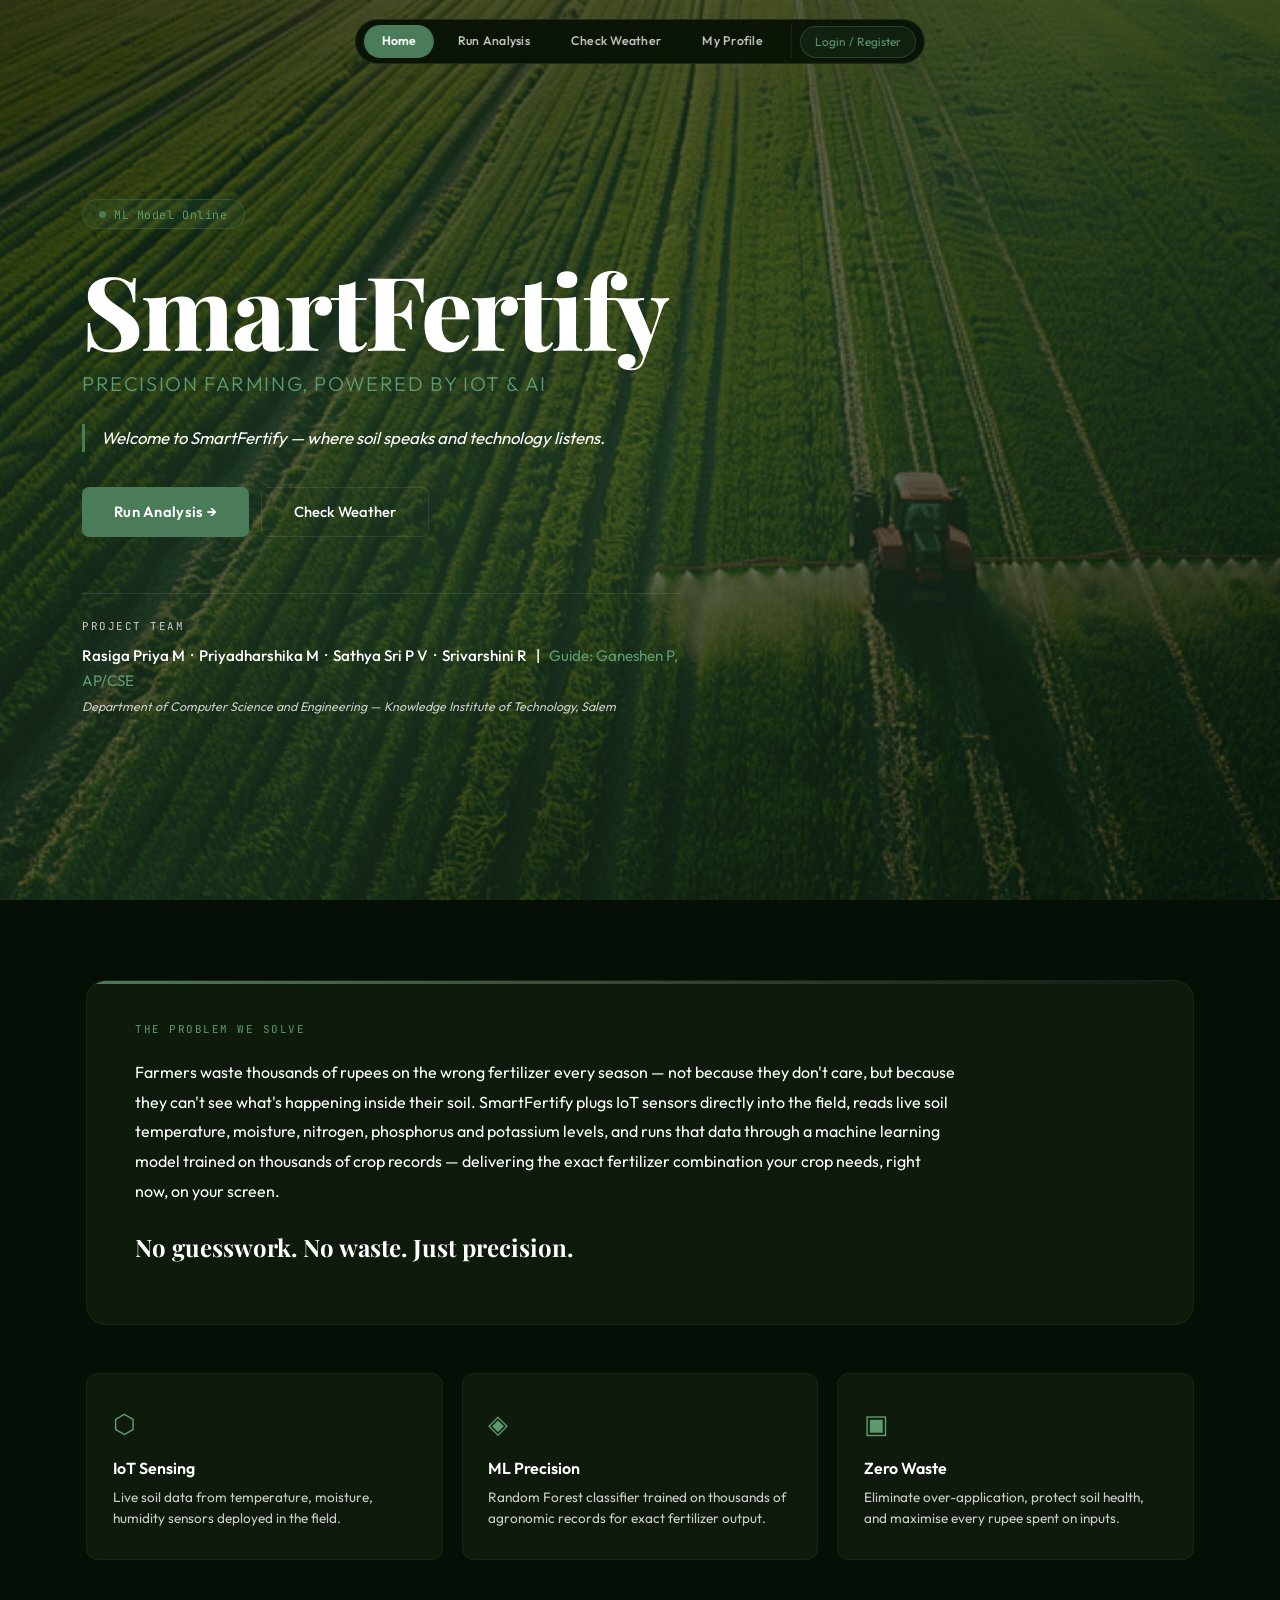
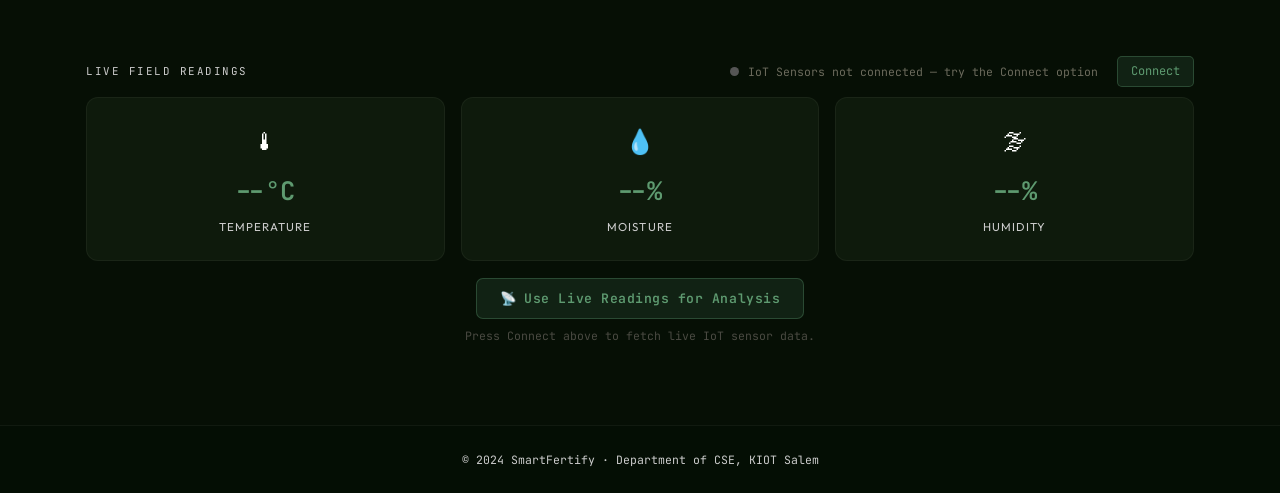
<file: index.html>
<!DOCTYPE html>
<html lang="en">
<head>
    <meta charset="UTF-8">
    <meta name="viewport" content="width=device-width, initial-scale=1.0">
    <title>SmartFertify — Precision Farming</title>
    <link href="https://cdn.jsdelivr.net/npm/bootstrap@5.3.0/dist/css/bootstrap.min.css" rel="stylesheet">
    <link rel="stylesheet" href="styles.css">
    <script src="auth.js"></script>
</head>
<body>

    <!-- ── Floating Nav Buttons ────────────────────────────── -->
    <div class="float-nav">
        <button class="float-nav-btn active" data-target="home" onclick="showPage('home')">Home</button>
        <button class="float-nav-btn" data-target="analysis" onclick="showPage('analysis')">Run Analysis</button>
        <button class="float-nav-btn" data-target="weather" onclick="showPage('weather')">Check Weather</button>
        <button class="float-nav-btn" data-target="profile" onclick="showPage('profile')" id="profileNavBtn">My Profile</button>
        <div id="authNavArea" class="auth-nav-area"></div>
    </div>

    <!-- ══════════════════════════════════════════════════════
         PAGE 1 — HOME
    ══════════════════════════════════════════════════════ -->
    <div id="page-home" class="page active">

        <!-- Hero Section -->
        <section class="hero-section">
            <div class="hero-overlay"></div>
            <div class="hero-content container">
                <div class="hero-badge">
                    <span class="pulse-dot"></span>
                    ML Model Online
                </div>
                <h1 class="hero-title">SmartFertify</h1>
                <p class="hero-sub">Precision Farming, Powered by IoT &amp; AI</p>
                <p class="hero-welcome">
                    Welcome to SmartFertify — where soil speaks and technology listens.
                </p>
                <div class="hero-cta-group">
                    <button class="btn-hero-primary" onclick="showPage('analysis')">Run Analysis →</button>
                    <button class="btn-hero-secondary" onclick="showPage('weather')">Check Weather</button>
                </div>

                <!-- Team Block -->
                <div class="team-block">
                    <p class="team-label">Project Team</p>
                    <p class="team-names">Rasiga Priya M &nbsp;·&nbsp; Priyadharshika M &nbsp;·&nbsp; Sathya Sri P V &nbsp;·&nbsp; Srivarshini R &nbsp;&nbsp;|&nbsp;&nbsp; <span style="color:var(--accent-light);font-weight:400;">Guide: Ganeshen P, AP/CSE</span></p>
                    <p class="team-dept">Department of Computer Science and Engineering — Knowledge Institute of Technology, Salem</p>
                </div>
            </div>
        </section>

        <!-- Project Idea Section -->
        <section class="idea-section container">
            <div class="idea-card">
                <div class="idea-tag">The Problem We Solve</div>
                <p class="idea-text">
                    Farmers waste thousands of rupees on the wrong fertilizer every season — not because they don't care, but because they can't see what's happening inside their soil. SmartFertify plugs IoT sensors directly into the field, reads live soil temperature, moisture, nitrogen, phosphorus and potassium levels, and runs that data through a machine learning model trained on thousands of crop records — delivering the exact fertilizer combination your crop needs, right now, on your screen.
                </p>
                <p class="idea-punch">No guesswork. No waste. Just precision.</p>
            </div>

            <!-- Three value pillars -->
            <div class="pillar-row">
                <div class="pillar-card">
                    <div class="pillar-icon">⬡</div>
                    <h4>IoT Sensing</h4>
                    <p>Live soil data from temperature, moisture, humidity sensors deployed in the field.</p>
                </div>
                <div class="pillar-card">
                    <div class="pillar-icon">◈</div>
                    <h4>ML Precision</h4>
                    <p>Random Forest classifier trained on thousands of agronomic records for exact fertilizer output.</p>
                </div>
                <div class="pillar-card">
                    <div class="pillar-icon">▣</div>
                    <h4>Zero Waste</h4>
                    <p>Eliminate over-application, protect soil health, and maximise every rupee spent on inputs.</p>
                </div>
            </div>
        </section>

        <!-- ── Live Blynk Sensor Strip ──────────────────────────── -->
        <section class="sensor-strip container">
            <!-- Header row with status indicator + Connect/Disconnect -->
            <div style="display:flex;align-items:center;justify-content:space-between;flex-wrap:wrap;gap:0.5rem;margin-bottom:0.6rem;">
                <p class="sensor-strip-label" style="margin:0;cursor:default;user-select:none;" ondblclick="blynkBackupMode()">Live Field Readings</p>
                <div style="display:flex;align-items:center;gap:0.6rem;flex-wrap:wrap;">
                    <span id="blynkStatusDot" style="display:inline-block;width:9px;height:9px;border-radius:50%;background:#555;transition:background 0.4s;flex-shrink:0;"></span>
                    <span id="blynkStatusText" style="font-family:var(--font-mono,monospace);font-size:0.72rem;color:#6b6a5c;">IoT Sensors not connected — try the Connect option</span>
                    <span id="blynkLastFetchText" style="font-family:var(--font-mono,monospace);font-size:0.68rem;color:#4a4a42;"></span>
                    <!-- Connect button (shown when disconnected) -->
                    <button id="blynkConnectBtn" onclick="blynkConnect()"
                        style="background:rgba(74,124,89,0.18);border:1px solid rgba(74,124,89,0.45);color:#5e9a70;padding:0.3rem 0.8rem;border-radius:5px;font-size:0.75rem;font-family:var(--font-mono,monospace);cursor:pointer;transition:background 0.2s;"
                        onmouseover="this.style.background='rgba(74,124,89,0.30)'"
                        onmouseout="this.style.background='rgba(74,124,89,0.18)'">
                        Connect
                    </button>
                    <!-- Disconnect button (shown when connected) -->
                    <button id="blynkDisconnectBtn" onclick="blynkDisconnect()"
                        style="display:none;background:rgba(224,128,128,0.12);border:1px solid rgba(224,128,128,0.35);color:#e08080;padding:0.3rem 0.8rem;border-radius:5px;font-size:0.75rem;font-family:var(--font-mono,monospace);cursor:pointer;transition:background 0.2s;"
                        onmouseover="this.style.background='rgba(224,128,128,0.25)'"
                        onmouseout="this.style.background='rgba(224,128,128,0.12)'">
                        Disconnect
                    </button>
                </div>
            </div>

            <!-- Sensor cards -->
            <div class="sensor-strip-row">
                <div class="sensor-strip-card">
                    <span class="sensor-strip-icon">🌡</span>
                    <div class="sensor-strip-val" id="homeTemp">--°C</div>
                    <div class="sensor-strip-name">Temperature</div>
                </div>
                <div class="sensor-strip-card">
                    <span class="sensor-strip-icon">💧</span>
                    <div class="sensor-strip-val" id="homeMoist">--%</div>
                    <div class="sensor-strip-name">Moisture</div>
                </div>
                <div class="sensor-strip-card">
                    <span class="sensor-strip-icon">🌫</span>
                    <div class="sensor-strip-val" id="homeHumid">--%</div>
                    <div class="sensor-strip-name">Humidity</div>
                </div>
            </div>

            <!-- Use Live Readings CTA -->
            <div style="text-align:center;margin-top:1.1rem;">
                <button
                    id="useLiveReadingsBtn"
                    onclick="useLiveReadingsForAnalysis()"
                    style="
                        display:inline-flex;align-items:center;gap:0.5rem;
                        background:rgba(74,124,89,0.18);
                        border:1px solid rgba(74,124,89,0.45);
                        color:#5e9a70;
                        padding:0.55rem 1.4rem;
                        border-radius:7px;
                        font-family:var(--font-mono,monospace);
                        font-size:0.82rem;
                        font-weight:600;
                        letter-spacing:0.04em;
                        cursor:pointer;
                        transition:all 0.2s;
                    "
                    onmouseover="this.style.background='rgba(74,124,89,0.30)'"
                    onmouseout="this.style.background='rgba(74,124,89,0.18)'"
                    disabled
                >
                    <span>📡</span> Use Live Readings for Analysis
                </button>
                <p id="useLiveHint" style="font-size:0.72rem;color:#4a4a42;font-family:var(--font-mono,monospace);margin-top:0.4rem;">
                    Press Connect above to fetch live IoT sensor data.
                </p>
            </div>
        </section>

        <footer class="site-footer">
            <p>© 2024 SmartFertify · Department of CSE, KIOT Salem</p>
        </footer>
    </div>


    <!-- ══════════════════════════════════════════════════════
         PAGE 2 — ANALYSIS
    ══════════════════════════════════════════════════════ -->
    <div id="page-analysis" class="page">
        <div class="page-inner container">

            <div class="page-header">
                <button class="back-btn" onclick="showPage('home')">← Back</button>
                <h2 class="page-title">Run Analysis</h2>
                <p class="page-subtitle">Enter field parameters and get your precise fertilizer recommendation.</p>
            </div>

            <!-- Blynk IoT Status Banner (always shown on analysis page) -->
            <!-- Removed separate error banner — merged into main banner above -->

            <!-- Calculator Card -->
            <div class="sf-card">
                <div class="sf-card-header">Input Parameters</div>
                <div class="sf-card-body">
                    <form id="fertilizerForm">
                        <div class="row">
                            <div class="col-md-6 mb-3">
                                <label class="sf-label">Crop Type</label>
                                <select class="sf-select" id="cropType" required>
                                    <option value="">Select Crop</option>
                                    <option value="wheat">Wheat</option>
                                    <option value="rice">Rice</option>
                                    <option value="corn">Corn</option>
                                    <option value="soybean">Soybean</option>
                                </select>
                            </div>
                            <div class="col-md-6 mb-3">
                                <label class="sf-label">Soil Type</label>
                                <select class="sf-select" id="soilType" required>
                                    <option value="">Select Soil Type</option>
                                    <option value="clay">Clay</option>
                                    <option value="sandy">Sandy</option>
                                    <option value="loamy">Loamy</option>
                                </select>
                            </div>
                        </div>
                        <div class="row">
                            <div class="col-md-6 mb-3">
                                <label class="sf-label">Area (acres)</label>
                                <input type="number" class="sf-input" id="area" placeholder="e.g. 5" required>
                            </div>
                            <div class="col-md-6 mb-3">
                                <label class="sf-label">Budget (₹)</label>
                                <input type="number" class="sf-input" id="budget" placeholder="e.g. 50000" required>
                                <div class="sf-hint">Total budget in Indian rupees</div>
                            </div>
                        </div>
                        <div class="row">
                            <div class="col-md-4 mb-3">
                                <label class="sf-label">
                                    Temperature (°C)
                                    <span id="tempIotBadge" style="display:none;font-size:0.65rem;background:rgba(74,124,89,0.2);color:#5e9a70;padding:1px 6px;border-radius:4px;margin-left:4px;font-family:var(--font-mono,monospace);">IoT</span>
                                </label>
                                <input type="number" class="sf-input" id="temperature" placeholder="e.g. 25.4" step="0.01" required>
                            </div>
                            <div class="col-md-4 mb-3">
                                <label class="sf-label">
                                    Soil Moisture (%)
                                    <span id="moistIotBadge" style="display:none;font-size:0.65rem;background:rgba(74,124,89,0.2);color:#5e9a70;padding:1px 6px;border-radius:4px;margin-left:4px;font-family:var(--font-mono,monospace);">IoT</span>
                                </label>
                                <input type="number" class="sf-input" id="soilMoisture" placeholder="e.g. 65.3" step="0.01" min="0" max="100" required>
                                <div class="sf-hint">Enter value between 0–100</div>
                            </div>
                            <div class="col-md-4 mb-3">
                                <label class="sf-label">
                                    Soil Humidity (%)
                                    <span id="humidIotBadge" style="display:none;font-size:0.65rem;background:rgba(74,124,89,0.2);color:#5e9a70;padding:1px 6px;border-radius:4px;margin-left:4px;font-family:var(--font-mono,monospace);">IoT</span>
                                </label>
                                <input type="number" class="sf-input" id="soilHumidity" placeholder="e.g. 72.1" step="0.01" min="0" max="100" required>
                                <div class="sf-hint">Air humidity over soil (0–100)</div>
                            </div>
                        </div>
                        <button type="submit" class="sf-submit-btn mt-2">Run Analysis →</button>
                    </form>
                </div>
            </div>

            <!-- Results Section -->
            <div id="results" class="mt-4" style="display:none;">

                <!-- Card 1: Agronomic Need -->
                <div class="sf-card mb-3">
                    <div class="sf-card-header">
                        🌱 Agronomic Requirement
                        <span class="sf-card-header-sub">What your soil actually needs</span>
                    </div>
                    <div class="sf-card-body">
                        <div id="agronomicResults"></div>
                    </div>
                </div>

                <!-- Card 2: Budget Plan -->
                <div class="sf-card" id="budgetCard" style="display:none;">
                    <div class="sf-card-header">
                        💰 Budget Plan
                        <span class="sf-card-header-sub">What you can buy with your ₹ budget</span>
                    </div>
                    <div class="sf-card-body">
                        <div id="budgetResults"></div>
                    </div>
                </div>

            </div>

        </div>

        <footer class="site-footer">
            <p>© 2024 SmartFertify · Department of CSE, KIOT Salem</p>
        </footer>
    </div>


    <!-- ══════════════════════════════════════════════════════
         PAGE 3 — WEATHER
    ══════════════════════════════════════════════════════ -->
    <div id="page-weather" class="page">
        <div class="page-inner container">

            <div class="page-header">
                <button class="back-btn" onclick="showPage('home')">← Back</button>
                <h2 class="page-title">Check Weather</h2>
                <p class="page-subtitle">Select your location to get current weather and a 5-day forecast.</p>
            </div>

            <div class="sf-card">
                <div class="sf-card-header">Location</div>
                <div class="sf-card-body">
                    <div class="row">
                        <div class="col-md-4 mb-3">
                            <label class="sf-label">Country</label>
                            <select class="sf-select" id="countrySelect">
                                <option value="">Select a country</option>
                            </select>
                        </div>
                        <div class="col-md-4 mb-3">
                            <label class="sf-label">State / Province</label>
                            <select class="sf-select" id="stateSelect" disabled>
                                <option value="">First select a country</option>
                            </select>
                        </div>
                        <div class="col-md-4 mb-3">
                            <label class="sf-label">City</label>
                            <select class="sf-select" id="citySelect" disabled>
                                <option value="">First select a state</option>
                            </select>
                        </div>
                    </div>
                    <button class="sf-submit-btn" id="searchWeather">Get Weather →</button>
                </div>
            </div>

            <div class="row mt-2" id="weatherForecast"></div>

        </div>

        <footer class="site-footer">
            <p>© 2024 SmartFertify · Department of CSE, KIOT Salem</p>
        </footer>
    </div>


    <!-- ══════════════════════════════════════════════════════
         PAGE 4 — PROFILE
    ══════════════════════════════════════════════════════ -->
    <div id="page-profile" class="page">
        <div class="page-inner container">

            <div class="page-header">
                <button class="back-btn" onclick="showPage('home')">← Back</button>
                <h2 class="page-title">My Profile</h2>
                <p class="page-subtitle">Your account details and analysis history.</p>
            </div>

            <!-- Not logged in state -->
            <div id="profileLoginPrompt" style="display:none;">
                <div class="sf-card">
                    <div class="sf-card-body" style="text-align:center;padding:3rem 1rem;">
                        <div style="font-size:3rem;margin-bottom:1rem;">🌱</div>
                        <p style="color:var(--linen);font-size:1.1rem;font-weight:600;margin-bottom:0.5rem;">You are not logged in</p>
                        <p style="color:var(--text-muted);font-size:0.88rem;margin-bottom:1.5rem;">Login or register to save your analysis history and access your profile.</p>
                        <a href="auth.html" class="sf-submit-btn" style="text-decoration:none;display:inline-block;">Login / Register →</a>
                    </div>
                </div>
            </div>

            <!-- Logged in state -->
            <div id="profileContent" style="display:none;">

                <!-- Profile Header Card -->
                <div class="sf-card mb-3" style="background:linear-gradient(135deg,rgba(74,124,89,0.12) 0%,rgba(57,70,49,0.08) 100%);border-color:rgba(74,124,89,0.25);">
                    <div class="sf-card-body">
                        <div class="profile-header-row">
                            <div class="profile-avatar-lg" id="profileAvatar">👤</div>
                            <div class="profile-info">
                                <div class="profile-name" id="profileName">—</div>
                                <div class="profile-email" id="profileEmail">—</div>
                                <div class="profile-joined" id="profileJoined"></div>
                            </div>
                            <button class="profile-logout-btn" onclick="doProfileLogout()">Logout</button>
                        </div>
                    </div>
                </div>

                <!-- Stats Row -->
                <div class="profile-stat-row">
                    <div class="profile-stat-card">
                        <div class="profile-stat-val" id="statTotal">—</div>
                        <div class="profile-stat-label">Total Analyses</div>
                    </div>
                    <div class="profile-stat-card">
                        <div class="profile-stat-val" id="statCrop">—</div>
                        <div class="profile-stat-label">Most Analysed Crop</div>
                    </div>
                    <div class="profile-stat-card">
                        <div class="profile-stat-val" id="statFert">—</div>
                        <div class="profile-stat-label">Top Recommendation</div>
                    </div>
                </div>

                <!-- History Section -->
                <div class="profile-section-title">Analysis History</div>
                <div id="profileHistoryContainer">
                    <div class="profile-loading">
                        <div class="profile-spinner"></div>
                        <div>Loading your analysis history…</div>
                    </div>
                </div>

            </div>

        </div>

        <footer class="site-footer">
            <p>© 2024 SmartFertify · Department of CSE, KIOT Salem</p>
        </footer>
    </div>

    <script src="https://cdn.jsdelivr.net/npm/bootstrap@5.3.0/dist/js/bootstrap.bundle.min.js"></script>
    <script src="dashboard.js"></script>
    <script src="script.js"></script>

    <script>

    // ════════════════════════════════════════════════════════
    // BLYNK IoT INTEGRATION — Manual Connect / Disconnect
    // ════════════════════════════════════════════════════════
    let _blynkLatest       = null;   // last successful fetch payload
    let _blynkConnected    = false;  // true after user presses Connect
    let _blynkPendingFill  = false;  // user clicked "Use Live Readings" before data arrived
    let _blynkPollTimer    = null;   // setInterval handle

    // ── Public: called by Connect button ─────────────────────
    async function blynkConnect() {
        _setBlynkUI('connecting');
        const ok = await fetchBlynkSensors();
        if (ok) {
            _blynkConnected = true;
            _blynkPollTimer = setInterval(fetchBlynkSensors, 15000);
        }
    }

    // ── Public: called by Disconnect button ──────────────────
    function blynkDisconnect() {
        _backupMode     = false;
        _blynkConnected = false;
        _blynkLatest    = null;
        if (_blynkPollTimer) { clearInterval(_blynkPollTimer); _blynkPollTimer = null; }
        _setBlynkUI('disconnected');
        // Reset home sensor cards to placeholder
        const tempEl  = document.getElementById('homeTemp');
        const moistEl = document.getElementById('homeMoist');
        const humidEl = document.getElementById('homeHumid');
        if (tempEl)  tempEl.textContent  = '--°C';
        if (moistEl) moistEl.textContent = '--%';
        if (humidEl) humidEl.textContent = '--%';
    }

    // ── Core fetch ────────────────────────────────────────────
    async function fetchBlynkSensors() {
        // Backup mode: skip real API, use stored demo/last-known values
        if (_backupMode) {
            _backupData.fetched_at = new Date().toISOString();
            _blynkLatest = _backupData;
            _setBlynkUI('connected', null, _backupData);
            return true;
        }
        try {
            const resp = await fetch('/api/blynk-readings');
            const data = await resp.json();
            if (!resp.ok || !data.connected) {
                _setBlynkUI('error', data.temperature_error || data.moisture_error || data.humidity_error || 'Sensor offline');
                return false;
            }
            _blynkLatest = data;
            _setBlynkUI('connected', null, data);

            if (_blynkPendingFill) {
                _blynkPendingFill = false;
                _fillAnalysisForm(data);
            }
            return true;
        } catch (e) {
            _setBlynkUI('error', 'Network error');
            return false;
        }
    }

    // ── UI state machine ──────────────────────────────────────
    // state: 'disconnected' | 'connecting' | 'connected' | 'error'
    function _setBlynkUI(state, errMsg, data) {
        // ── Home strip dots & text ──
        const dot  = document.getElementById('blynkStatusDot');
        const txt  = document.getElementById('blynkStatusText');
        const last = document.getElementById('blynkLastFetchText');
        const conBtn  = document.getElementById('blynkConnectBtn');
        const disBtn  = document.getElementById('blynkDisconnectBtn');
        const liveBtn  = document.getElementById('useLiveReadingsBtn');
        const liveHint = document.getElementById('useLiveHint');

        // ── Analysis banner elements ──
        const aDot     = document.getElementById('analysisBannerDot');
        const aTxt     = document.getElementById('analysisBannerText');
        const aTime    = document.getElementById('analysisBannerTime');
        const aConBtn  = document.getElementById('analysisBannerConnectBtn');
        const aRefBtn  = document.getElementById('analysisBannerRefreshBtn');
        const aDisBtn  = document.getElementById('analysisBannerDisconnectBtn');
        const aPills   = document.getElementById('analysisSensorPills');

        if (state === 'disconnected') {
            if (dot)  { dot.style.background = '#555'; dot.style.boxShadow = 'none'; }
            if (txt)  { txt.textContent = 'IoT Sensors not connected — try the Connect option'; txt.style.color = '#6b6a5c'; }
            if (last) last.textContent = '';
            if (conBtn)  conBtn.style.display = '';
            if (disBtn)  disBtn.style.display = 'none';
            if (liveBtn) liveBtn.disabled = true;
            if (liveHint){ liveHint.textContent = 'Press Connect above to fetch live IoT sensor data.'; liveHint.style.color = '#4a4a42'; }
            if (aDot)  { aDot.style.background = '#555'; aDot.style.boxShadow = 'none'; }
            if (aTxt)  { aTxt.textContent = 'IoT Sensors not connected'; aTxt.style.color = '#6b6a5c'; }
            if (aTime) aTime.textContent = '';
            if (aConBtn)  aConBtn.style.display = '';
            if (aRefBtn)  aRefBtn.style.display = 'none';
            if (aDisBtn)  aDisBtn.style.display = 'none';
            if (aPills)   aPills.style.display = 'none';
        }
        else if (state === 'connecting') {
            if (dot)  { dot.style.background = '#cca878'; }
            if (txt)  { txt.textContent = 'Connecting…'; txt.style.color = '#cca878'; }
            if (conBtn)  conBtn.style.display = 'none';
            if (aConBtn) aConBtn.style.display = 'none';
        }
        else if (state === 'connected') {
            const now = new Date().toLocaleTimeString('en-IN', {hour:'2-digit',minute:'2-digit',second:'2-digit'});
            if (dot)  { dot.style.background = '#4a7c59'; dot.style.boxShadow = '0 0 6px #4a7c5988'; }
            if (txt)  { txt.textContent = 'Blynk Connected'; txt.style.color = '#5e9a70'; }
            if (last) last.textContent = '· ' + now;
            if (conBtn)  conBtn.style.display = 'none';
            if (disBtn)  disBtn.style.display = '';
            if (liveBtn) liveBtn.disabled = false;
            if (liveHint){ liveHint.textContent = 'Sensor data is live. Click to auto-fill the analysis form.'; liveHint.style.color = '#4a4a42'; }

            // Home sensor card values
            const homeTemp  = document.getElementById('homeTemp');
            const homeMoist = document.getElementById('homeMoist');
            const homeHumid = document.getElementById('homeHumid');
            if (data) {
                if (homeTemp)  homeTemp.textContent  = (data.temperature != null ? data.temperature.toFixed(1) : '--') + '°C';
                if (homeMoist) homeMoist.textContent = (data.moisture    != null ? data.moisture.toFixed(1)    : '--') + '%';
                if (homeHumid) homeHumid.textContent = (data.humidity    != null ? data.humidity.toFixed(1)    : '--') + '%';
            }

            if (aDot)  { aDot.style.background = '#4a7c59'; aDot.style.boxShadow = '0 0 5px #4a7c5988'; }
            if (aTxt)  { aTxt.textContent = 'Blynk IoT Connected'; aTxt.style.color = '#5e9a70'; }
            if (aTime) aTime.textContent = '· ' + now;
            if (aConBtn)  aConBtn.style.display = 'none';
            if (aRefBtn)  aRefBtn.style.display = '';
            if (aDisBtn)  aDisBtn.style.display = '';
            if (aPills)   aPills.style.display = 'flex';
            if (data) {
                const bTemp  = document.getElementById('bannerTemp');
                const bMoist = document.getElementById('bannerMoist');
                const bHumid = document.getElementById('bannerHumid');
                if (bTemp)  bTemp.textContent  = data.temperature != null ? data.temperature.toFixed(1) : '--';
                if (bMoist) bMoist.textContent = data.moisture    != null ? data.moisture.toFixed(1)    : '--';
                if (bHumid) bHumid.textContent = data.humidity    != null ? data.humidity.toFixed(1)    : '--';
            }
        }
        else if (state === 'error') {
            if (dot)  { dot.style.background = '#e08080'; dot.style.boxShadow = 'none'; }
            if (txt)  { txt.textContent = '⚠ ' + (errMsg || 'Sensor error') + ' — try reconnecting'; txt.style.color = '#e08080'; }
            if (last) last.textContent = '';
            if (conBtn)  conBtn.style.display = '';
            if (disBtn)  disBtn.style.display = 'none';
            if (liveBtn) liveBtn.disabled = true;
            if (liveHint){ liveHint.textContent = 'Sensor not reachable. Enter values manually.'; liveHint.style.color = '#e08080'; }
            if (aDot)  { aDot.style.background = '#e08080'; }
            if (aTxt)  { aTxt.textContent = '⚠ IoT Sensor offline — Enter values manually'; aTxt.style.color = '#e08080'; }
            if (aConBtn)  aConBtn.style.display = '';
            if (aRefBtn)  aRefBtn.style.display = 'none';
            if (aDisBtn)  aDisBtn.style.display = 'none';
            if (aPills)   aPills.style.display = 'none';
        }
    }

    // ── Fill analysis form with IoT values ───────────────────
    function _fillAnalysisForm(data) {
        const tempEl  = document.getElementById('temperature');
        const moistEl = document.getElementById('soilMoisture');
        const humidEl = document.getElementById('soilHumidity');
        if (tempEl  && data.temperature != null) { tempEl.value  = data.temperature.toFixed(1); _flashInput(tempEl); _showIotBadge('tempIotBadge'); }
        if (moistEl && data.moisture    != null) { moistEl.value = data.moisture.toFixed(1);    _flashInput(moistEl); _showIotBadge('moistIotBadge'); }
        if (humidEl && data.humidity    != null) { humidEl.value = data.humidity.toFixed(1);    _flashInput(humidEl); _showIotBadge('humidIotBadge'); }
    }

    function _flashInput(el) {
        el.style.transition  = 'border-color 0.3s, box-shadow 0.3s';
        el.style.borderColor = 'rgba(74,124,89,0.8)';
        el.style.boxShadow   = '0 0 0 3px rgba(74,124,89,0.15)';
        setTimeout(() => { el.style.borderColor = ''; el.style.boxShadow = ''; }, 1800);
    }

    function _showIotBadge(id) {
        const b = document.getElementById(id);
        if (b) b.style.display = 'inline';
    }

    // ── "Use Live Readings for Analysis" (home page button) ──
    function useLiveReadingsForAnalysis() {
        showPage('analysis');
        if (_blynkLatest && _blynkConnected) {
            _fillAnalysisForm(_blynkLatest);
        } else if (_blynkConnected) {
            _blynkPendingFill = true;
            fetchBlynkSensors();
        } else {
            // Not connected — just navigate, show hint
            _blynkPendingFill = true;
        }
    }

    // ── "Refresh & Fill" on analysis banner ──────────────────
    async function refreshAndFillFromBlynk() {
        const btn = document.getElementById('analysisBannerRefreshBtn');
        if (btn) { btn.textContent = '⟳ Fetching…'; btn.disabled = true; }
        const ok = await fetchBlynkSensors();
        if (ok && _blynkLatest) _fillAnalysisForm(_blynkLatest);
        if (btn) { btn.textContent = '⟳ Refresh & Fill'; btn.disabled = false; }
    }

    // ════════════════════════════════════════════════════════

    // ── SECRET BACKUP MODE — double-click "Live Field Readings" label ──
    let _backupMode = false;
    const _backupData = {
        temperature: null,
        moisture:    null,
        humidity:    null,
        connected:   true,
        fetched_at:  null
    };

    function blynkBackupMode() {
        // Use last known real readings if available, otherwise use safe demo values
        const src = _blynkLatest || {};
        _backupData.temperature = src.temperature ?? 28;
        _backupData.moisture    = src.moisture    ?? 65;
        _backupData.humidity    = src.humidity    ?? 72;
        _backupData.fetched_at  = new Date().toISOString();

        _backupMode    = true;
        _blynkLatest   = _backupData;
        _blynkConnected = true;

        // Stop any real polling
        if (_blynkPollTimer) { clearInterval(_blynkPollTimer); _blynkPollTimer = null; }

        // Show as connected with last readings
        _setBlynkUI('connected', null, _backupData);
    }

    // NOTE: _backupMode is checked inside fetchBlynkSensors and blynkDisconnect directly.
    // Redefining those functions here would cause JS hoisting to create infinite loops.

    // PAGE ROUTING
    // ════════════════════════════════════════════════════════
    function showPage(id) {
        document.querySelectorAll('.page').forEach(p => p.classList.remove('active'));
        document.querySelectorAll('.float-nav-btn').forEach(b => b.classList.remove('active'));
        document.getElementById('page-' + id).classList.add('active');
        const btn = document.querySelector(`.float-nav-btn[data-target="${id}"]`);
        if (btn) btn.classList.add('active');
        window.scrollTo(0, 0);
        if (id === 'profile')  loadProfilePage();
        if (id === 'analysis') {
            // Sync analysis banner with current connection state
            if (_blynkConnected && _blynkLatest) {
                _setBlynkUI('connected', null, _blynkLatest);
                if (_blynkPendingFill) { _blynkPendingFill = false; _fillAnalysisForm(_blynkLatest); }
            } else {
                _setBlynkUI('disconnected');
            }
        }
    }

    // ════════════════════════════════════════════════════════
    // PROFILE PAGE
    // ════════════════════════════════════════════════════════
    async function loadProfilePage() {
        const loggedIn = typeof isLoggedIn === 'function' && isLoggedIn();
        document.getElementById('profileLoginPrompt').style.display = loggedIn ? 'none'  : 'block';
        document.getElementById('profileContent').style.display     = loggedIn ? 'block' : 'none';
        if (!loggedIn) return;

        const uname = (typeof getUsername === 'function' && getUsername()) || '—';
        const email  = (typeof getEmail    === 'function' && getEmail())    || '—';
        document.getElementById('profileName').textContent  = uname;
        document.getElementById('profileEmail').textContent = email;
        document.getElementById('profileAvatar').textContent = uname.charAt(0).toUpperCase();

        try {
            const tok  = typeof getToken === 'function' ? getToken() : null;
            const resp = await fetch('/api/auth/me', { headers: tok ? { 'Authorization': 'Bearer ' + tok } : {} });
            if (resp.ok) {
                const data = await resp.json();
                if (data.created_at) {
                    const d = new Date(data.created_at);
                    document.getElementById('profileJoined').textContent =
                        'Member since ' + d.toLocaleDateString('en-IN', { month: 'long', year: 'numeric' });
                }
            }
        } catch(_) {}

        const container = document.getElementById('profileHistoryContainer');
        container.innerHTML = '<div class="profile-loading"><div class="profile-spinner"></div><div>Loading…</div></div>';
        const items = typeof fetchHistory === 'function' ? await fetchHistory() : [];
        renderProfileHistory(items, container);
    }

    // ── bag/cost computation ─────────────────────────────────
    function _computeAgroBags(nKg, pKg, kKg) {
        const N_PER_UREA = 50 * 0.46;
        const P_PER_DAP  = 50 * 0.18;
        const K_PER_MOP  = 50 * 0.60;
        const ureaBags = nKg / N_PER_UREA;
        const dapBags  = pKg / P_PER_DAP;
        const mopBags  = kKg / K_PER_MOP;
        const ureaCost = ureaBags * 266;
        const dapCost  = dapBags  * 1350;
        const mopCost  = mopBags  * 1700;
        return { ureaBags, dapBags, mopBags, ureaCost, dapCost, mopCost,
                 total: ureaCost + dapCost + mopCost };
    }

    function _computeBudgetBags(nKg, pKg, kKg, budget) {
        let rem = budget;
        const N_PER_UREA = 50 * 0.46, UREA_P = 266;
        const P_PER_DAP  = 50 * 0.18, DAP_P  = 1350;
        const K_PER_MOP  = 50 * 0.60, MOP_P  = 1700;
        const needU = nKg / N_PER_UREA, needD = pKg / P_PER_DAP, needM = kKg / K_PER_MOP;
        let u, uc; if (needU*UREA_P<=rem){u=needU;uc=u*UREA_P;rem-=uc;}else{u=rem/UREA_P;uc=u*UREA_P;rem=0;}
        let d, dc; if (needD*DAP_P <=rem){d=needD;dc=d*DAP_P; rem-=dc;}else{d=rem/DAP_P; dc=d*DAP_P; rem=0;}
        let m, mc; if (needM*MOP_P <=rem){m=needM;mc=m*MOP_P; rem-=mc;}else{m=rem/MOP_P; mc=m*MOP_P; rem=0;}
        const totalNeed   = nKg + pKg + kKg;
        const totalActual = u*N_PER_UREA + d*P_PER_DAP + m*K_PER_MOP;
        const coverage    = totalNeed > 0 ? (totalActual / totalNeed * 100) : 100;
        return { ureaBags:u, dapBags:d, mopBags:m, ureaCost:uc, dapCost:dc, mopCost:mc,
                 totalCost:uc+dc+mc, remaining:rem, coverage };
    }

    function renderProfileHistory(items, container) {
        if (!items || items.length === 0) {
            container.innerHTML = `
                <div class="profile-empty">
                    <div style="font-size:2.5rem;margin-bottom:0.8rem;">🌱</div>
                    <p>No analysis history yet.</p>
                    <p>Run your first analysis to see results here.</p>
                    <button class="sf-submit-btn mt-3" onclick="showPage('analysis')" style="font-size:0.85rem;">Run Analysis →</button>
                </div>`;
            return;
        }

        const cropCounts = {}, fertCounts = {};
        items.forEach(item => {
            const c = item.inputs?.crop || 'unknown';
            const f = item.results?.fertilizer_recommended || 'unknown';
            cropCounts[c] = (cropCounts[c] || 0) + 1;
            fertCounts[f] = (fertCounts[f] || 0) + 1;
        });
        const topCrop = Object.entries(cropCounts).sort((a,b) => b[1]-a[1])[0]?.[0] || '—';
        const topFert = Object.entries(fertCounts).sort((a,b) => b[1]-a[1])[0]?.[0] || '—';
        document.getElementById('statTotal').textContent = items.length;
        document.getElementById('statCrop').textContent  = topCrop.charAt(0).toUpperCase() + topCrop.slice(1);
        document.getElementById('statFert').textContent  = topFert.length > 14 ? topFert.split(' ').slice(0,2).join(' ') : topFert;

        const fmtDate = iso => {
            try {
                const d = new Date(iso);
                return d.toLocaleDateString('en-IN',{day:'2-digit',month:'short',year:'numeric'})
                    + ' ' + d.toLocaleTimeString('en-IN',{hour:'2-digit',minute:'2-digit'});
            } catch { return iso || '—'; }
        };
        const fmt2   = v => (v != null && !isNaN(v)) ? Number(v).toFixed(2) : '—';
        const fmtINR = v => (v != null && !isNaN(v)) ? '₹' + Number(v).toLocaleString('en-IN',{maximumFractionDigits:0}) : '—';

        container.innerHTML = items.map(item => {
            const inp = item.inputs  || {};
            const res = item.results || {};
            const nKg = Number(res.nitrogen_kg   || 0);
            const pKg = Number(res.phosphorus_kg || 0);
            const kKg = Number(res.potassium_kg  || 0);
            const ag  = _computeAgroBags(nKg, pKg, kKg);
            const conf = res.confidence ? (res.confidence * 100).toFixed(0) + '%' : '—';
            const budgetVal = Number(inp.budget_inr || 0);
            const hasBudget = budgetVal > 0;
            const bp = hasBudget ? _computeBudgetBags(nKg, pKg, kKg, budgetVal) : null;
            const barColor = bp ? (bp.coverage >= 99 ? '#4a7c59' : bp.coverage >= 70 ? '#cca878' : '#e08080') : '';
            const moistureDisplay = inp.soil_moisture_pct != null
                ? inp.soil_moisture_pct + '%'
                : (inp.water_level ? inp.water_level.charAt(0).toUpperCase()+inp.water_level.slice(1) : '—');
            const humidityDisplay = inp.soil_humidity_pct != null
                ? inp.soil_humidity_pct + '%'
                : (inp.soil_condition ? inp.soil_condition.charAt(0).toUpperCase()+inp.soil_condition.slice(1) : '—');

            return `
            <div class="profile-history-item" id="hitem-${item._id}">
                <div class="profile-history-top">
                    <div class="profile-history-fert">🌿 ${res.fertilizer_recommended || '—'}</div>
                    <div class="profile-history-date">${fmtDate(item.created_at)}</div>
                </div>
                <div class="profile-history-pills">
                    <span class="profile-pill">Crop: <span>${(inp.crop||'—').charAt(0).toUpperCase()+(inp.crop||'').slice(1)}</span></span>
                    <span class="profile-pill">Soil: <span>${(inp.soil_type||'—').charAt(0).toUpperCase()+(inp.soil_type||'').slice(1)}</span></span>
                    <span class="profile-pill">Area: <span>${inp.area_acres || '—'} acres</span></span>
                    <span class="profile-pill">Temp: <span>${inp.temperature_c || '—'}°C</span></span>
                    <span class="profile-pill">Moisture: <span>${moistureDisplay}</span></span>
                    <span class="profile-pill">Humidity: <span>${humidityDisplay}</span></span>
                    <span class="profile-pill">Confidence: <span>${conf}</span></span>
                    ${hasBudget ? `<span class="profile-pill">Budget: <span>₹${budgetVal.toLocaleString('en-IN')}</span></span>` : ''}
                </div>
                <div class="profile-npk-row">
                    <div class="profile-npk-mini"><div class="profile-npk-label">Nitrogen</div><div class="profile-npk-val">${nKg.toFixed(1)}</div><div class="profile-npk-unit">kg N</div></div>
                    <div class="profile-npk-mini"><div class="profile-npk-label">Phosphorus</div><div class="profile-npk-val">${pKg.toFixed(1)}</div><div class="profile-npk-unit">kg P</div></div>
                    <div class="profile-npk-mini"><div class="profile-npk-label">Potassium</div><div class="profile-npk-val">${kKg.toFixed(1)}</div><div class="profile-npk-unit">kg K</div></div>
                </div>
                <div class="profile-section-label">Agronomic requirement</div>
                <div class="profile-bag-row">
                    <span class="profile-bag-pill">🟡 Urea: <strong>${fmt2(ag.ureaBags)} bags</strong></span>
                    <span class="profile-bag-pill">🟤 DAP: <strong>${fmt2(ag.dapBags)} bags</strong></span>
                    <span class="profile-bag-pill">🔴 MOP: <strong>${fmt2(ag.mopBags)} bags</strong></span>
                    <span class="profile-bag-pill">Total cost: <strong>${fmtINR(ag.total)}</strong></span>
                </div>
                ${hasBudget && bp ? `
                <div class="profile-section-label" style="margin-top:0.75rem;">Budget plan · ₹${budgetVal.toLocaleString('en-IN')}</div>
                <div class="profile-bag-row">
                    <span class="profile-bag-pill">🟡 Urea: <strong>${fmt2(bp.ureaBags)} bags</strong></span>
                    <span class="profile-bag-pill">🟤 DAP: <strong>${fmt2(bp.dapBags)} bags</strong></span>
                    <span class="profile-bag-pill">🔴 MOP: <strong>${fmt2(bp.mopBags)} bags</strong></span>
                    <span class="profile-bag-pill">Spent: <strong>${fmtINR(bp.totalCost)}</strong></span>
                    <span class="profile-bag-pill">Balance: <strong>${fmtINR(bp.remaining)}</strong></span>
                </div>
                <div class="profile-coverage-bar-wrap" style="margin-top:0.5rem;">
                    <div class="profile-coverage-bar" style="width:${Math.min(bp.coverage,100).toFixed(1)}%;background:${barColor};"></div>
                </div>
                <div style="font-size:0.72rem;color:${barColor};margin-top:0.25rem;font-family:var(--font-mono);">
                    Coverage: ${bp.coverage.toFixed(1)}% of agronomic need
                </div>` : ''}
                <div style="margin-top:1rem;display:flex;justify-content:flex-end;">
                    <button class="profile-delete-btn" onclick="handleProfileDelete('${item._id}')">✕ Delete record</button>
                </div>
            </div>`;
        }).join('');
    }

    async function handleProfileDelete(id) {
        if (!confirm('Delete this analysis record?')) return;
        const ok = typeof deleteHistoryItem === 'function' ? await deleteHistoryItem(id) : false;
        if (ok) {
            const el = document.getElementById('hitem-' + id);
            if (el) el.remove();
            const remaining = document.querySelectorAll('.profile-history-item').length;
            document.getElementById('statTotal').textContent = remaining;
            if (remaining === 0) renderProfileHistory([], document.getElementById('profileHistoryContainer'));
        } else {
            alert('Could not delete. Please try again.');
        }
    }

    function doProfileLogout() {
        if (typeof logoutUser === 'function') logoutUser();
        window.location.href = 'auth.html';
    }

    // ── Nav Auth Area ────────────────────────────────────────
    function updateNavAuth() {
        const area = document.getElementById('authNavArea');
        if (!area) return;
        const loggedIn = typeof isLoggedIn === 'function' && isLoggedIn();
        const profileBtn = document.getElementById('profileNavBtn');
        if (loggedIn) {
            const uname = (typeof getUsername === 'function' && getUsername()) || 'User';
            area.innerHTML = `
                <span class="nav-user-chip">◈ ${uname.charAt(0).toUpperCase() + uname.slice(1)}</span>
                <button class="nav-login-btn nav-logout-btn" onclick="doProfileLogout()">Logout</button>
            `;
            if (profileBtn) profileBtn.style.display = '';
        } else {
            area.innerHTML = `<a class="nav-login-btn" href="auth.html">Login / Register</a>`;
            if (profileBtn) profileBtn.style.display = '';
        }
    }

    // ════════════════════════════════════════════════════════
    // FERTILIZER FORM SUBMIT
    // ════════════════════════════════════════════════════════
    function setupFertilizerForm() {
        const form = document.getElementById('fertilizerForm');
        if (!form) return;
        form.addEventListener('submit', async function(e) {
            e.preventDefault();
            const btn = form.querySelector('.sf-submit-btn');
            btn.textContent = '⟳ Analysing…';
            btn.disabled = true;

            const soilMoisturePct = parseFloat(document.getElementById('soilMoisture').value);
            const soilHumidityPct = parseFloat(document.getElementById('soilHumidity').value);

            let waterLevel;
            if (soilMoisturePct < 40)      waterLevel = 'low';
            else if (soilMoisturePct < 75)  waterLevel = 'medium';
            else                             waterLevel = 'high';

            let soilCondition;
            if (soilHumidityPct < 30)       soilCondition = 'poor';
            else if (soilHumidityPct < 55)  soilCondition = 'fair';
            else if (soilHumidityPct < 80)  soilCondition = 'good';
            else                             soilCondition = 'excellent';

            const budgetVal = parseFloat(document.getElementById('budget').value) || 0;
            const payload = {
                crop:           document.getElementById('cropType').value,
                soil_type:      document.getElementById('soilType').value,
                area_acres:     parseFloat(document.getElementById('area').value),
                temperature_c:  parseFloat(document.getElementById('temperature').value),
                water_level:    waterLevel,
                soil_condition: soilCondition,
                budget_inr:     budgetVal
            };

            try {
                const authHeaders = { 'Content-Type': 'application/json' };
                const tok = getToken ? getToken() : null;
                if (tok) authHeaders['Authorization'] = `Bearer ${tok}`;
                const resp = await fetch('/api/predict-npk', {
                    method: 'POST',
                    headers: authHeaders,
                    body: JSON.stringify(payload)
                });
                const data = await resp.json();
                btn.textContent = 'Run Analysis →';
                btn.disabled = false;
                if (!resp.ok) {
                    renderError(data);
                } else {
                    renderResults(data, soilMoisturePct, soilHumidityPct, budgetVal);
                }
            } catch(err) {
                btn.textContent = 'Run Analysis →';
                btn.disabled = false;
                renderError({ detail: 'Connection error: ' + err.message });
            }
        });
    }

    // ── Client-side budget calculator ────────────────────────
    function computeBudgetPlan(nNeed, pNeed, kNeed, budget) {
        let remaining = budget;
        const N_PER_UREA_BAG = 50 * 0.46, UREA_PRICE = 266;
        const P_PER_DAP_BAG  = 50 * 0.18, DAP_PRICE  = 1350;
        const K_PER_MOP_BAG  = 50 * 0.60, MOP_PRICE  = 1700;
        let ureaBags, ureaCost, dapBags, dapCost, mopBags, mopCost;
        const bagsU = nNeed / N_PER_UREA_BAG;
        if (bagsU * UREA_PRICE <= remaining) { ureaBags = bagsU; ureaCost = bagsU * UREA_PRICE; remaining -= ureaCost; }
        else { ureaBags = remaining / UREA_PRICE; ureaCost = ureaBags * UREA_PRICE; remaining = 0; }
        const bagsD = pNeed / P_PER_DAP_BAG;
        if (bagsD * DAP_PRICE <= remaining)  { dapBags = bagsD; dapCost = bagsD * DAP_PRICE; remaining -= dapCost; }
        else { dapBags = remaining / DAP_PRICE; dapCost = dapBags * DAP_PRICE; remaining = 0; }
        const bagsM = kNeed / K_PER_MOP_BAG;
        if (bagsM * MOP_PRICE <= remaining)  { mopBags = bagsM; mopCost = bagsM * MOP_PRICE; remaining -= mopCost; }
        else { mopBags = remaining / MOP_PRICE; mopCost = mopBags * MOP_PRICE; remaining = 0; }
        const totalNeed   = nNeed + pNeed + kNeed;
        const totalActual = ureaBags * N_PER_UREA_BAG + dapBags * P_PER_DAP_BAG + mopBags * K_PER_MOP_BAG;
        const coverage    = totalNeed > 0 ? (totalActual / totalNeed * 100) : 100;
        const totalCost   = ureaCost + dapCost + mopCost;
        let note, noteClass;
        if (coverage >= 99)      { note = '✅ Your budget fully covers the agronomic fertilizer requirement.'; noteClass = 'ok'; }
        else if (coverage >= 70) { note = `⚠️ Budget covers ${coverage.toFixed(0)}% of agronomic need. Consider increasing budget for full coverage.`; noteClass = 'warning'; }
        else                     { note = `❌ Budget only covers ${coverage.toFixed(0)}% of agronomic need. Significant shortfall.`; noteClass = 'danger'; }
        return { ureaBags, ureaCost, dapBags, dapCost, mopBags, mopCost,
                 actualN: ureaBags*N_PER_UREA_BAG, actualP: dapBags*P_PER_DAP_BAG, actualK: mopBags*K_PER_MOP_BAG,
                 totalCost, remaining, coverage, note, noteClass };
    }

    function renderResults(d, moistPct, humidPct, budgetVal) {
        const resultsDiv      = document.getElementById('results');
        const agContainer     = document.getElementById('agronomicResults');
        const budgetCard      = document.getElementById('budgetCard');
        const budgetContainer = document.getElementById('budgetResults');

        const conf      = Math.round((d.confidence || 0) * 100);
        const confColor = conf >= 80 ? '#4a7c59' : conf >= 60 ? '#cca878' : '#e08080';
        let compatHTML = '';
        if (d.soil_compatibility_status === 'warning') {
            compatHTML = `<div class="compat-warning mb-3">⚠ ${d.soil_compatibility_message}</div>`;
        }
        const N_PER_UREA = 50 * 0.46, P_PER_DAP = 50 * 0.18, K_PER_MOP = 50 * 0.60;
        const agUreaBags = (d.nitrogen_kg  || 0) / N_PER_UREA;
        const agDapBags  = (d.phosphorus_kg|| 0) / P_PER_DAP;
        const agMopBags  = (d.potassium_kg || 0) / K_PER_MOP;
        const agUreaCost = agUreaBags * 266, agDapCost = agDapBags * 1350, agMopCost = agMopBags * 1700;
        const agTotal    = agUreaCost + agDapCost + agMopCost;

        agContainer.innerHTML = `
            ${compatHTML}
            <div class="result-hero">
                <div class="result-hero-label">Recommended Fertilizer</div>
                <div class="result-hero-name">${d.fertilizer_recommended || '—'}</div>
                <div class="result-confidence">Model confidence: <span style="color:${confColor}">${conf}%</span></div>
            </div>
            <p style="font-size:0.82rem;color:var(--text-muted);margin-bottom:0.8rem;">The exact N–P–K your soil requires for this crop and field size.</p>
            <div class="npk-grid">
                <div class="npk-card"><div class="npk-element">Nitrogen (N)</div><div class="npk-value">${(d.nitrogen_kg||0).toFixed(1)}</div><div class="npk-unit">kg needed</div></div>
                <div class="npk-card"><div class="npk-element">Phosphorus (P)</div><div class="npk-value">${(d.phosphorus_kg||0).toFixed(1)}</div><div class="npk-unit">kg needed</div></div>
                <div class="npk-card"><div class="npk-element">Potassium (K)</div><div class="npk-value">${(d.potassium_kg||0).toFixed(1)}</div><div class="npk-unit">kg needed</div></div>
            </div>
            <p style="font-size:0.78rem;color:var(--text-muted);margin:1rem 0 0.4rem;">Full cost to meet this agronomic requirement:</p>
            <div class="budget-table-wrap">
            <table class="budget-table">
                <thead>
                    <tr>
                        <th>Fertilizer</th>
                        <th>Bags Required</th>
                        <th>Nutrient</th>
                        <th>Cost (₹)</th>
                    </tr>
                </thead>
                <tbody>
                    <tr>
                        <td>🟡 Urea <span style="font-size:0.72rem;color:var(--text-muted)">(46% N · ₹266/bag)</span></td>
                        <td class="val">${agUreaBags.toFixed(2)}</td>
                        <td class="val">${(d.nitrogen_kg||0).toFixed(1)} kg N</td>
                        <td class="val">₹${agUreaCost.toLocaleString('en-IN',{maximumFractionDigits:0})}</td>
                    </tr>
                    <tr>
                        <td>🟤 DAP <span style="font-size:0.72rem;color:var(--text-muted)">(18% P · ₹1350/bag)</span></td>
                        <td class="val">${agDapBags.toFixed(2)}</td>
                        <td class="val">${(d.phosphorus_kg||0).toFixed(1)} kg P</td>
                        <td class="val">₹${agDapCost.toLocaleString('en-IN',{maximumFractionDigits:0})}</td>
                    </tr>
                    <tr>
                        <td>🔴 MOP <span style="font-size:0.72rem;color:var(--text-muted)">(60% K · ₹1700/bag)</span></td>
                        <td class="val">${agMopBags.toFixed(2)}</td>
                        <td class="val">${(d.potassium_kg||0).toFixed(1)} kg K</td>
                        <td class="val">₹${agMopCost.toLocaleString('en-IN',{maximumFractionDigits:0})}</td>
                    </tr>
                    <tr class="summary-row" style="border-top:1px solid var(--accent-border);">
                        <td style="color:var(--linen);font-weight:600;">Total Required</td>
                        <td class="dash">—</td>
                        <td class="dash">—</td>
                        <td class="val" style="color:var(--linen);font-size:1rem;">₹${agTotal.toLocaleString('en-IN',{maximumFractionDigits:0})}</td>
                    </tr>
                </tbody>
            </table>
            </div>
            <div class="result-meta-row" style="margin-top:1rem;">
                <span class="result-meta-pill">Model: <span>${d.model || 'RF'}</span></span>
                <span class="result-meta-pill">Accuracy: <span>${d.holdout_accuracy ? (d.holdout_accuracy*100).toFixed(1)+'%' : 'N/A'}</span></span>
                <span class="result-meta-pill">Moisture: <span>${moistPct}%</span></span>
                <span class="result-meta-pill">Humidity: <span>${humidPct}%</span></span>
            </div>
            ${d.remark ? `<div class="result-remark">💡 ${d.remark}</div>` : ''}

        `;

        if (budgetVal && budgetVal > 0) {
            budgetCard.style.display = 'block';
            const b        = computeBudgetPlan(d.nitrogen_kg||0, d.phosphorus_kg||0, d.potassium_kg||0, budgetVal);
            const barColor = b.coverage >= 99 ? '#4a7c59' : b.coverage >= 70 ? '#cca878' : '#e08080';
            budgetContainer.innerHTML = `
                <p style="font-size:0.82rem;color:var(--text-muted);margin-bottom:1rem;">
                    How to spend <strong style="color:var(--linen)">₹${budgetVal.toLocaleString('en-IN')}</strong> to cover as much of the agronomic need as possible.
                </p>
                <div class="budget-table-wrap">
                <table class="budget-table">
                    <thead>
                        <tr>
                            <th>Fertilizer</th>
                            <th>Bags to Buy</th>
                            <th>Nutrient Delivered</th>
                            <th>Cost (₹)</th>
                        </tr>
                    </thead>
                    <tbody>
                        <tr>
                            <td>🟡 Urea <span style="font-size:0.72rem;color:var(--text-muted)">(46% N · ₹266/bag)</span></td>
                            <td class="val">${b.ureaBags.toFixed(2)}</td>
                            <td class="val">${b.actualN.toFixed(1)} kg N</td>
                            <td class="val">₹${b.ureaCost.toLocaleString('en-IN',{maximumFractionDigits:0})}</td>
                        </tr>
                        <tr>
                            <td>🟤 DAP <span style="font-size:0.72rem;color:var(--text-muted)">(18% P · ₹1350/bag)</span></td>
                            <td class="val">${b.dapBags.toFixed(2)}</td>
                            <td class="val">${b.actualP.toFixed(1)} kg P</td>
                            <td class="val">₹${b.dapCost.toLocaleString('en-IN',{maximumFractionDigits:0})}</td>
                        </tr>
                        <tr>
                            <td>🔴 MOP <span style="font-size:0.72rem;color:var(--text-muted)">(60% K · ₹1700/bag)</span></td>
                            <td class="val">${b.mopBags.toFixed(2)}</td>
                            <td class="val">${b.actualK.toFixed(1)} kg K</td>
                            <td class="val">₹${b.mopCost.toLocaleString('en-IN',{maximumFractionDigits:0})}</td>
                        </tr>
                        <tr class="summary-row" style="border-top:1px solid var(--accent-border);">
                            <td style="color:var(--linen);font-weight:600;">Total Spent</td>
                            <td class="dash">—</td>
                            <td class="dash">—</td>
                            <td class="val" style="color:var(--linen);">₹${b.totalCost.toLocaleString('en-IN',{maximumFractionDigits:0})}</td>
                        </tr>
                        <tr class="summary-row">
                            <td style="color:var(--text-muted);">Balance Remaining</td>
                            <td class="dash">—</td>
                            <td class="dash">—</td>
                            <td class="val" style="color:var(--sand-light);">₹${b.remaining.toLocaleString('en-IN',{maximumFractionDigits:0})}</td>
                        </tr>
                    </tbody>
                </table>
                </div>
                <p style="font-size:0.78rem;color:var(--text-muted);margin-top:1rem;">
                    Budget coverage: <strong style="color:${barColor}">${b.coverage.toFixed(1)}%</strong> of agronomic need
                </p>
                <div class="coverage-bar-wrap"><div class="coverage-bar" style="width:${Math.min(b.coverage,100)}%;background:${barColor};"></div></div>
                <div class="budget-note ${b.noteClass}" style="margin-top:0.75rem;">${b.note}</div>
            `;
        } else {
            budgetCard.style.display = 'none';
        }

        resultsDiv.style.display = 'block';
        resultsDiv.scrollIntoView({ behavior: 'smooth', block: 'start' });
    }

    function renderError(data) {
        const agContainer = document.getElementById('agronomicResults');
        const resultsDiv  = document.getElementById('results');
        let msg = '';
        if (typeof data.detail === 'string') msg = data.detail;
        else if (data.detail && data.detail.reason) msg = data.detail.reason + (data.detail.suggestion ? ' ' + data.detail.suggestion : '');
        else msg = JSON.stringify(data.detail || data);
        agContainer.innerHTML = `<div class="alert alert-danger">${msg}</div>`;
        document.getElementById('budgetCard').style.display = 'none';
        resultsDiv.style.display = 'block';
    }

    // ════════════════════════════════════════════════════════
    // INIT
    // ════════════════════════════════════════════════════════
    document.addEventListener('DOMContentLoaded', function() {
        updateSoilTypeOptions();
        populateCountryDropdown();
        setupWeatherSearch();
        setupFertilizerForm();
        updateNavAuth();

        // Set initial disconnected UI (no auto-connect)
        _setBlynkUI('disconnected');

        const gotoPage = sessionStorage.getItem('gotoPage');
        if (gotoPage) { sessionStorage.removeItem('gotoPage'); showPage(gotoPage); }
    });

    </script>

</body>
</html>
</file>
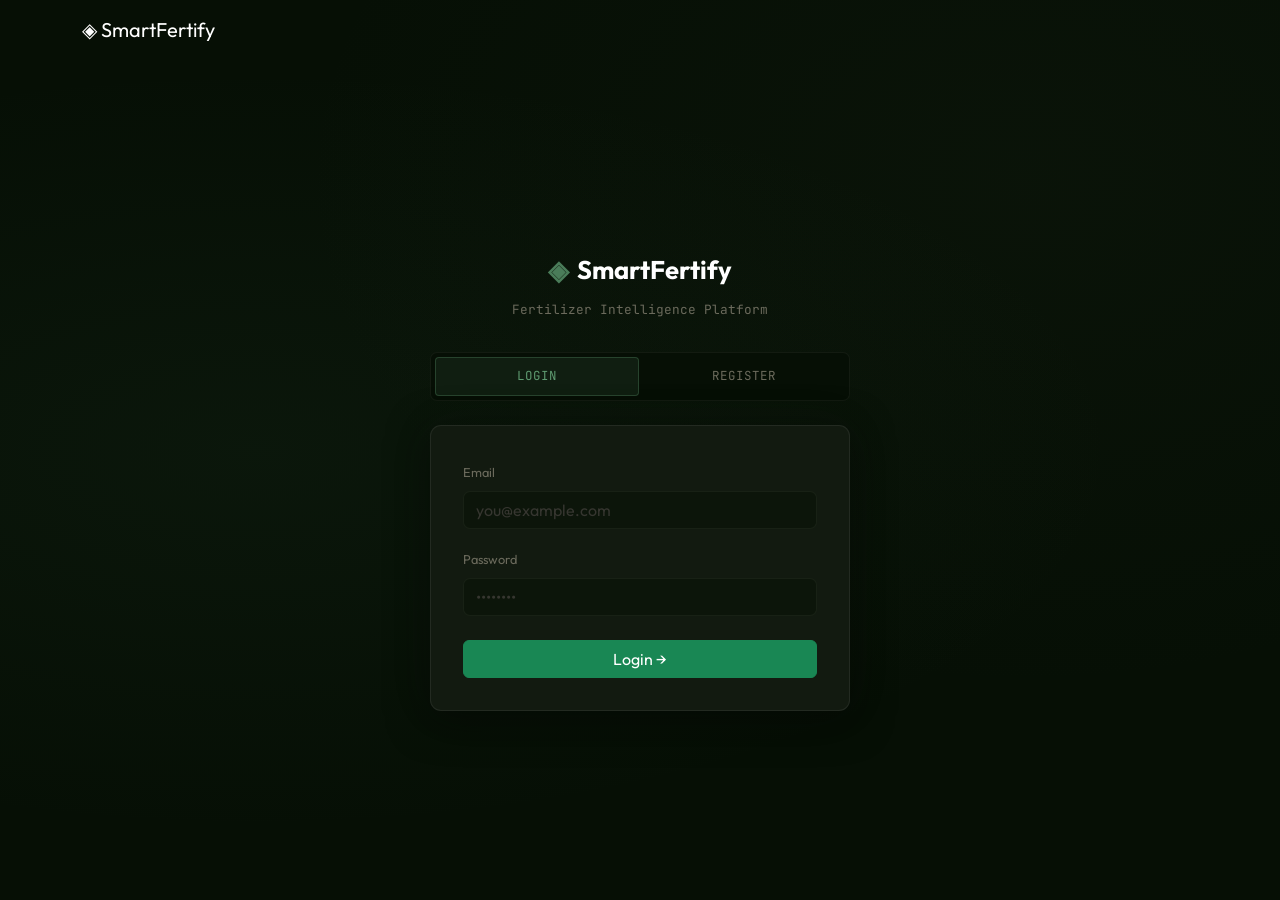
<file: auth.html>
<!DOCTYPE html>
<html lang="en">
<head>
    <meta charset="UTF-8">
    <meta name="viewport" content="width=device-width, initial-scale=1.0">
    <title>Login — SmartFertify</title>
    <link href="https://cdn.jsdelivr.net/npm/bootstrap@5.3.0/dist/css/bootstrap.min.css" rel="stylesheet">
    <link rel="stylesheet" href="styles.css">
    <style>
        .auth-page {
            min-height: 100vh;
            display: flex;
            flex-direction: column;
            background:
                radial-gradient(ellipse at 20% 50%, rgba(74,124,89,0.07) 0%, transparent 60%),
                radial-gradient(ellipse at 80% 20%, rgba(57,70,49,0.08) 0%, transparent 50%),
                #060f05;
        }
        .auth-wrap {
            flex: 1;
            display: flex;
            align-items: center;
            justify-content: center;
            padding: 3rem 1rem;
        }
        .auth-box { width: 100%; max-width: 420px; }
        .auth-logo { text-align: center; margin-bottom: 2rem; }
        .auth-logo .brand {
            font-family: 'Outfit', sans-serif;
            font-size: 1.6rem;
            font-weight: 700;
            color: #ffffff;
            display: inline-flex;
            align-items: center;
            gap: 8px;
        }
        .auth-logo .brand::before { content: '◈'; color: #4a7c59; font-size: 1.7rem; }
        .auth-logo p {
            color: #6b6a5c;
            font-size: 0.8rem;
            font-family: 'JetBrains Mono', monospace;
            margin-top: .4rem;
        }
        .auth-tabs {
            display: flex;
            background: #060f05;
            border: 1px solid rgba(221,212,199,0.06);
            border-radius: 7px;
            padding: 4px;
            margin-bottom: 1.5rem;
            gap: 4px;
        }
        .auth-tab {
            flex: 1; padding: .5rem; text-align: center;
            font-family: 'JetBrains Mono', monospace;
            font-size: 0.78rem; letter-spacing: 0.08em;
            text-transform: uppercase; color: #6b6a5c;
            border-radius: 4px; cursor: pointer; transition: all .2s;
            border: none; background: transparent;
        }
        .auth-tab.active {
            background: rgba(74,124,89,0.15);
            color: #5e9a70;
            border: 1px solid rgba(74,124,89,0.40);
        }
        .auth-card {
            background: #121a10;
            border: 1px solid rgba(255,255,255,0.07);
            border-radius: 11px;
            padding: 2rem;
            box-shadow: 0 8px 40px rgba(0,0,0,0.5), 0 0 50px rgba(62,86,65,0.06);
        }
        .auth-card .form-label { color: #6b6a5c; font-size: 0.8rem; }
        .auth-card .form-control {
            background: #0c150a;
            border: 1px solid rgba(221,212,199,0.06);
            color: #ffffff;
            border-radius: 7px;
        }
        .auth-card .form-control:focus {
            background: #0c150a;
            border-color: rgba(74,124,89,0.40);
            box-shadow: 0 0 0 3px rgba(74,124,89,0.12);
            color: #ffffff;
        }
        .auth-card .form-control::placeholder { color: #363630; }
        #authAlert { border-radius: 7px; font-family: 'JetBrains Mono', monospace; font-size: 0.8rem; }
        .spinner { display: inline-block; width: 14px; height: 14px; border: 2px solid rgba(255,255,255,0.3); border-top-color: #fff; border-radius: 50%; animation: spin .7s linear infinite; margin-right: 6px; vertical-align: middle; }
        @keyframes spin { to { transform: rotate(360deg); } }
    </style>
</head>
<body class="auth-page">

    <nav class="navbar navbar-expand-lg navbar-dark">
        <div class="container">
            <a class="navbar-brand" href="index.html">◈ SmartFertify</a>
        </div>
    </nav>

    <div class="auth-wrap">
        <div class="auth-box">

            <div class="auth-logo">
                <div class="brand">SmartFertify</div>
                <p>Fertilizer Intelligence Platform</p>
            </div>

            <div class="auth-tabs">
                <button class="auth-tab active" id="tabLogin">Login</button>
                <button class="auth-tab" id="tabRegister">Register</button>
            </div>

            <div class="auth-card">
                <!-- Login Form -->
                <div id="loginForm">
                    <div class="mb-3">
                        <label class="form-label">Email</label>
                        <input type="email" class="form-control" id="loginEmail" placeholder="you@example.com">
                    </div>
                    <div class="mb-3">
                        <label class="form-label">Password</label>
                        <input type="password" class="form-control" id="loginPassword" placeholder="••••••••">
                    </div>
                    <button class="btn btn-success w-100 mt-2" id="loginBtn" onclick="handleLogin()">
                        Login →
                    </button>
                </div>

                <!-- Register Form -->
                <div id="registerForm" style="display:none;">
                    <div class="mb-3">
                        <label class="form-label">Username</label>
                        <input type="text" class="form-control" id="regUsername" placeholder="farmername">
                    </div>
                    <div class="mb-3">
                        <label class="form-label">Email</label>
                        <input type="email" class="form-control" id="regEmail" placeholder="you@example.com">
                    </div>
                    <div class="mb-3">
                        <label class="form-label">Password</label>
                        <input type="password" class="form-control" id="regPassword" placeholder="Min. 6 characters">
                    </div>
                    <div class="mb-3">
                        <label class="form-label">Confirm Password</label>
                        <input type="password" class="form-control" id="regConfirm" placeholder="••••••••">
                    </div>
                    <button class="btn btn-success w-100 mt-2" id="registerBtn" onclick="handleRegister()">
                        Create Account →
                    </button>
                </div>
            </div>

            <div id="authAlert" class="alert mt-3" style="display:none;"></div>

        </div>
    </div>

    <script src="https://cdn.jsdelivr.net/npm/bootstrap@5.3.0/dist/js/bootstrap.bundle.min.js"></script>
    <script src="auth.js"></script>
    <script>
        // If already logged in → go straight to dashboard
        if (isLoggedIn()) window.location.href = 'index.html';

        // Tab switching
        document.getElementById('tabLogin').addEventListener('click', () => {
            document.getElementById('tabLogin').classList.add('active');
            document.getElementById('tabRegister').classList.remove('active');
            document.getElementById('loginForm').style.display = 'block';
            document.getElementById('registerForm').style.display = 'none';
            hideAlert();
        });
        document.getElementById('tabRegister').addEventListener('click', () => {
            document.getElementById('tabRegister').classList.add('active');
            document.getElementById('tabLogin').classList.remove('active');
            document.getElementById('registerForm').style.display = 'block';
            document.getElementById('loginForm').style.display = 'none';
            hideAlert();
        });

        // Enter key support
        document.addEventListener('keydown', e => {
            if (e.key !== 'Enter') return;
            if (document.getElementById('loginForm').style.display !== 'none') handleLogin();
            else handleRegister();
        });

        async function handleLogin() {
            const email    = document.getElementById('loginEmail').value.trim();
            const password = document.getElementById('loginPassword').value;
            if (!email || !password) { showAlert('Please fill in all fields.', false); return; }
            const btn = document.getElementById('loginBtn');
            btn.innerHTML = '<span class="spinner"></span>Logging in…';
            btn.disabled = true;
            const result = await loginUser(email, password);
            btn.innerHTML = 'Login →';
            btn.disabled = false;
            showAlert(result.message, result.success);
            if (result.success) setTimeout(() => window.location.href = 'index.html', 900);
        }

        async function handleRegister() {
            const username = document.getElementById('regUsername').value.trim();
            const email    = document.getElementById('regEmail').value.trim();
            const password = document.getElementById('regPassword').value;
            const confirm  = document.getElementById('regConfirm').value;
            if (!username || !email || !password || !confirm) { showAlert('Please fill in all fields.', false); return; }
            if (password !== confirm) { showAlert('Passwords do not match.', false); return; }
            if (password.length < 6)  { showAlert('Password must be at least 6 characters.', false); return; }
            const btn = document.getElementById('registerBtn');
            btn.innerHTML = '<span class="spinner"></span>Creating account…';
            btn.disabled = true;
            const result = await registerUser(username, email, password);
            btn.innerHTML = 'Create Account →';
            btn.disabled = false;
            showAlert(result.message, result.success);
            if (result.success) setTimeout(() => document.getElementById('tabLogin').click(), 1400);
        }

        function showAlert(message, isSuccess) {
            const el = document.getElementById('authAlert');
            el.textContent = message;
            el.className = `alert mt-3 ${isSuccess ? 'alert-success' : 'alert-danger'}`;
            el.style.display = 'block';
            if (!isSuccess) return;
            setTimeout(() => el.style.display = 'none', 3500);
        }
        function hideAlert() {
            document.getElementById('authAlert').style.display = 'none';
        }
    </script>
</body>
</html>
</file>
<file: styles.css>
/* ══════════════════════════════════════════════════════════
   SMARTFERTIFY — Dark Forest Precision Theme
   Palette: #4a7c59 (accent green) #394631 #545637 #040e04 #ddd4c7
   ══════════════════════════════════════════════════════════ */

@import url('https://fonts.googleapis.com/css2?family=Playfair+Display:wght@700;800&family=Outfit:wght@300;400;500;600&family=JetBrains+Mono:wght@400;500&display=swap');

:root {
  /* Main accent: a rich forest green that pops on dark backgrounds */
  --accent:        #4a7c59;
  --accent-light:  #5e9a70;
  --accent-dim:    rgba(74,124,89,0.15);
  --accent-border: rgba(74,124,89,0.40);

  --forest:        #394631;
  --forest-mid:    #545637;
  --forest-deep:   #040e04;
  --forest-dim:    rgba(57,70,49,0.20);
  --forest-border: rgba(57,70,49,0.45);

  /* keep sand/linen for text warmth */
  --sand:          #b58b5c;
  --sand-light:    #cca878;
  --sand-dim:      rgba(181,139,92,0.12);
  --sand-border:   rgba(181,139,92,0.30);

  --linen:         #ffffff;
  --linen-dim:     rgba(255,255,255,0.07);

  --bg-page:       #060f05;
  --bg-card:       #0e1a0c;
  --bg-raised:     #142010;
  --bg-input:      #0c150a;

  --text-head:     #ffffff;
  --text-body:     #ffffff;
  --text-muted:    #cccccc;
  --text-dim:      #aaaaaa;

  --border:        rgba(221,212,199,0.06);
  --border-mid:    rgba(221,212,199,0.11);

  --radius-sm:     7px;
  --radius-md:     12px;
  --radius-lg:     20px;

  --font-head:     'Playfair Display', serif;
  --font-body:     'Outfit', sans-serif;
  --font-mono:     'JetBrains Mono', monospace;
}

/* ── Reset ──────────────────────────────────────────────── */
*, *::before, *::after { box-sizing: border-box; margin: 0; padding: 0; }
html { scroll-behavior: smooth; }

body {
  font-family: var(--font-body);
  background-color: var(--bg-page);
  color: var(--text-body);
  min-height: 100vh;
  line-height: 1.65;
  overflow-x: hidden;
  -webkit-font-smoothing: antialiased;
}

::-webkit-scrollbar { width: 5px; }
::-webkit-scrollbar-track { background: var(--bg-page); }
::-webkit-scrollbar-thumb { background: var(--forest); border-radius: 4px; }

/* ── Page system ────────────────────────────────────────── */
.page { display: none; min-height: 100vh; }
.page.active { display: block; }

/* ── Floating Nav ───────────────────────────────────────── */
.float-nav {
  position: fixed;
  top: 1.2rem;
  left: 50%;
  transform: translateX(-50%);
  z-index: 1000;
  display: flex;
  gap: 6px;
  background: rgba(4,14,4,0.88);
  border: 1px solid var(--border-mid);
  border-radius: 50px;
  padding: 5px 8px;
  backdrop-filter: blur(14px);
  -webkit-backdrop-filter: blur(14px);
}

.float-nav-btn {
  font-family: var(--font-body);
  font-size: 0.78rem;
  font-weight: 500;
  padding: 0.38rem 1.1rem;
  border-radius: 50px;
  border: none;
  background: transparent;
  color: var(--text-muted);
  cursor: pointer;
  transition: all .22s ease;
  letter-spacing: 0.02em;
}

.float-nav-btn:hover {
  color: var(--linen);
  background: var(--linen-dim);
}

.float-nav-btn.active {
  background: var(--accent);
  color: #ffffff;
  font-weight: 600;
}

/* ══════════════════════════════════════════════════════════
   HOME PAGE
   ══════════════════════════════════════════════════════════ */

.hero-section {
  position: relative;
  min-height: 100vh;
  display: flex;
  align-items: center;
  background:
    linear-gradient(135deg, rgba(6,15,5,0.72) 0%, rgba(26,43,23,0.65) 50%, rgba(6,15,5,0.72) 100%),
    url('[data-uri]') center center / cover no-repeat;
}

.hero-section::before {
  content: '';
  position: absolute;
  inset: 0;
  background:
    radial-gradient(ellipse at 20% 50%, rgba(74,124,89,0.12) 0%, transparent 60%),
    radial-gradient(ellipse at 80% 20%, rgba(57,70,49,0.15) 0%, transparent 50%);
  pointer-events: none;
}

.hero-overlay {
  position: absolute;
  inset: 0;
  background: transparent;
}

.hero-content {
  position: relative;
  z-index: 2;
  padding-top: 6rem;
  padding-bottom: 4rem;
}

.hero-badge {
  display: inline-flex;
  align-items: center;
  gap: 8px;
  background: rgba(74,124,89,0.12);
  border: 1px solid var(--accent-border);
  border-radius: 50px;
  padding: 0.3rem 1rem;
  font-family: var(--font-mono);
  font-size: 0.72rem;
  color: var(--accent-light);
  letter-spacing: 0.05em;
  margin-bottom: 1.8rem;
}

.pulse-dot {
  width: 7px;
  height: 7px;
  border-radius: 50%;
  background: var(--accent);
  animation: pulse 2.2s infinite;
}

@keyframes pulse {
  0%, 100% { opacity: 1; transform: scale(1); }
  50% { opacity: 0.4; transform: scale(0.7); }
}

.hero-title {
  font-family: var(--font-head);
  font-size: clamp(3.5rem, 8vw, 6.5rem);
  font-weight: 800;
  color: var(--linen);
  line-height: 1.0;
  letter-spacing: -0.02em;
  margin-bottom: 0.4rem;
}

.hero-title span { color: var(--accent-light); }

.hero-sub {
  font-family: var(--font-body);
  font-size: clamp(0.95rem, 2vw, 1.25rem);
  font-weight: 300;
  color: var(--accent-light);
  letter-spacing: 0.08em;
  text-transform: uppercase;
  margin-bottom: 1.5rem;
}

.hero-welcome {
  font-size: 1.05rem;
  color: var(--text-body);
  max-width: 540px;
  margin-bottom: 2.2rem;
  font-style: italic;
  border-left: 3px solid var(--accent);
  padding-left: 1rem;
}

.hero-cta-group {
  display: flex;
  gap: 12px;
  flex-wrap: wrap;
  margin-bottom: 3.5rem;
}

.btn-hero-primary {
  font-family: var(--font-body);
  font-weight: 600;
  font-size: 0.92rem;
  padding: 0.75rem 2rem;
  background: var(--accent);
  color: #ffffff;
  border: none;
  border-radius: var(--radius-sm);
  cursor: pointer;
  transition: all .2s ease;
  letter-spacing: 0.02em;
}

.btn-hero-primary:hover {
  background: var(--accent-light);
  transform: translateY(-2px);
  box-shadow: 0 6px 20px rgba(74,124,89,0.40);
}

.btn-hero-secondary {
  font-family: var(--font-body);
  font-weight: 500;
  font-size: 0.92rem;
  padding: 0.75rem 2rem;
  background: transparent;
  color: var(--linen);
  border: 1px solid var(--border-mid);
  border-radius: var(--radius-sm);
  cursor: pointer;
  transition: all .2s ease;
}

.btn-hero-secondary:hover {
  background: var(--linen-dim);
  border-color: var(--accent-border);
  color: var(--accent-light);
}

/* ── Team Block ─────────────────────────────────────────── */
.team-block {
  border-top: 1px solid var(--border-mid);
  padding-top: 1.5rem;
  max-width: 600px;
}

.team-label {
  font-family: var(--font-mono);
  font-size: 0.68rem;
  text-transform: uppercase;
  letter-spacing: 0.14em;
  color: var(--text-muted);
  margin-bottom: 0.4rem;
}

.team-names {
  font-family: var(--font-body);
  font-size: 0.95rem;
  font-weight: 500;
  color: var(--linen);
  margin-bottom: 0.25rem;
}

.team-dept {
  font-size: 0.78rem;
  color: var(--text-muted);
  font-style: italic;
}

/* ── Idea Section ───────────────────────────────────────── */
.idea-section {
  padding: 5rem 1rem 3rem;
}

.idea-card {
  background: var(--bg-card);
  border: 1px solid var(--border);
  border-radius: var(--radius-lg);
  padding: 2.5rem 3rem;
  margin-bottom: 3rem;
  position: relative;
  overflow: hidden;
}

.idea-card::before {
  content: '';
  position: absolute;
  top: 0; left: 0; right: 0;
  height: 3px;
  background: linear-gradient(90deg, var(--accent), var(--forest), transparent);
}

.idea-tag {
  font-family: var(--font-mono);
  font-size: 0.68rem;
  text-transform: uppercase;
  letter-spacing: 0.14em;
  color: var(--accent-light);
  margin-bottom: 1.2rem;
}

.idea-text {
  font-size: 1rem;
  color: var(--text-body);
  line-height: 1.85;
  max-width: 820px;
  margin-bottom: 1.4rem;
}

.idea-punch {
  font-family: var(--font-head);
  font-size: 1.5rem;
  color: var(--linen);
  font-weight: 700;
}

/* ── Pillar Cards ───────────────────────────────────────── */
.pillar-row {
  display: grid;
  grid-template-columns: repeat(auto-fit, minmax(240px, 1fr));
  gap: 1.2rem;
  margin-bottom: 1rem;
}

.pillar-card {
  background: var(--bg-card);
  border: 1px solid var(--border);
  border-radius: var(--radius-md);
  padding: 1.8rem 1.6rem;
  transition: border-color .22s, transform .22s;
}

.pillar-card:hover {
  border-color: var(--accent-border);
  transform: translateY(-3px);
}

.pillar-icon {
  font-size: 1.6rem;
  color: var(--accent-light);
  margin-bottom: 0.9rem;
}

.pillar-card h4 {
  font-family: var(--font-body);
  font-size: 1rem;
  font-weight: 600;
  color: var(--linen);
  margin-bottom: 0.5rem;
}

.pillar-card p {
  font-size: 0.85rem;
  color: var(--text-muted);
  line-height: 1.6;
  margin: 0;
}

/* ── Sensor Strip ───────────────────────────────────────── */
.sensor-strip {
  padding: 2rem 1rem 4rem;
}

.sensor-strip-label {
  font-family: var(--font-mono);
  font-size: 0.68rem;
  text-transform: uppercase;
  letter-spacing: 0.14em;
  color: var(--text-muted);
  margin-bottom: 1rem;
  display: flex;
  align-items: center;
  gap: 10px;
}

.sensor-strip-label::after {
  content: '';
  flex: 1;
  height: 1px;
  background: var(--border);
}

.sensor-strip-row {
  display: grid;
  grid-template-columns: repeat(3, 1fr);
  gap: 1rem;
}

.sensor-strip-card {
  background: var(--bg-card);
  border: 1px solid var(--border);
  border-radius: var(--radius-md);
  padding: 1.5rem 1rem;
  text-align: center;
  transition: border-color .2s;
}

.sensor-strip-card:hover { border-color: var(--accent-border); }

.sensor-strip-icon { font-size: 1.5rem; display: block; margin-bottom: 0.5rem; }

.sensor-strip-val {
  font-family: var(--font-mono);
  font-size: 1.6rem;
  font-weight: 600;
  color: var(--accent-light);
  margin-bottom: 0.3rem;
}

.sensor-strip-name {
  font-size: 0.72rem;
  text-transform: uppercase;
  letter-spacing: 0.09em;
  color: var(--text-muted);
}

/* ══════════════════════════════════════════════════════════
   SHARED INNER PAGE STYLES
   ══════════════════════════════════════════════════════════ */

.page-inner {
  padding-top: 7rem;
  padding-bottom: 4rem;
}

.page-header { margin-bottom: 2rem; }

.back-btn {
  font-family: var(--font-mono);
  font-size: 0.75rem;
  color: var(--text-muted);
  background: transparent;
  border: none;
  cursor: pointer;
  padding: 0;
  margin-bottom: 1rem;
  transition: color .2s;
  letter-spacing: 0.04em;
}

.back-btn:hover { color: var(--accent-light); }

.page-title {
  font-family: var(--font-head);
  font-size: clamp(1.8rem, 4vw, 2.8rem);
  font-weight: 700;
  color: var(--linen);
  margin-bottom: 0.4rem;
}

.page-subtitle {
  font-size: 0.9rem;
  color: var(--text-muted);
}

/* ── SF Card ────────────────────────────────────────────── */
.sf-card {
  background: var(--bg-card);
  border: 1px solid var(--border);
  border-radius: var(--radius-md);
  overflow: hidden;
  margin-bottom: 1.5rem;
}

.sf-card-header {
  font-family: var(--font-mono);
  font-size: 0.72rem;
  font-weight: 500;
  text-transform: uppercase;
  letter-spacing: 0.1em;
  color: var(--accent-light);
  padding: 0.85rem 1.4rem;
  border-bottom: 1px solid var(--border);
  background: rgba(74,124,89,0.06);
}

.sf-card-body { padding: 1.6rem; }

/* ── Form Controls ──────────────────────────────────────── */
.sf-label {
  font-family: var(--font-body);
  font-size: 0.74rem;
  font-weight: 500;
  text-transform: uppercase;
  letter-spacing: 0.07em;
  color: var(--text-muted);
  margin-bottom: 0.38rem;
  display: block;
}

.sf-input,
.sf-select,
#countrySelect,
#stateSelect,
#citySelect {
  width: 100%;
  background-color: var(--bg-input);
  border: 1px solid rgba(221,212,199,0.08);
  color: var(--linen);
  border-radius: var(--radius-sm);
  font-family: var(--font-body);
  font-size: 0.88rem;
  padding: 0.55rem 0.95rem;
  transition: border-color .2s, box-shadow .2s;
  appearance: none;
  -webkit-appearance: none;
}

.sf-input:focus,
.sf-select:focus,
#countrySelect:focus,
#stateSelect:focus,
#citySelect:focus {
  background-color: var(--bg-input);
  border-color: var(--accent);
  color: var(--linen);
  box-shadow: 0 0 0 3px var(--accent-dim);
  outline: none;
}

.sf-input::placeholder { color: var(--text-dim); }

.sf-select option,
#countrySelect option,
#stateSelect option,
#citySelect option {
  background: #0e1a0c;
  color: var(--linen);
}

select:disabled { opacity: 0.4; cursor: not-allowed; }

.sf-hint { font-size: 0.72rem; color: var(--text-muted); margin-top: 0.28rem; }

.sf-submit-btn {
  font-family: var(--font-body);
  font-weight: 600;
  font-size: 0.9rem;
  padding: 0.7rem 2rem;
  background: var(--accent);
  color: #ffffff;
  border: none;
  border-radius: var(--radius-sm);
  cursor: pointer;
  transition: all .2s;
}

.sf-submit-btn:hover {
  background: var(--accent-light);
  transform: translateY(-1px);
  box-shadow: 0 4px 16px rgba(74,124,89,0.35);
}

/* ── Results Panel ──────────────────────────────────────── */
#results { animation: fadeUp .35s ease-out; }

@keyframes fadeUp {
  from { opacity: 0; transform: translateY(14px); }
  to   { opacity: 1; transform: translateY(0); }
}

/* Fertilizer recommendation box */
.result-hero {
  background: linear-gradient(135deg, rgba(74,124,89,0.15) 0%, rgba(57,70,49,0.10) 100%);
  border: 1px solid var(--accent-border);
  border-radius: var(--radius-md);
  padding: 1.6rem 2rem;
  margin-bottom: 1.4rem;
  position: relative;
  overflow: hidden;
}

.result-hero::before {
  content: '';
  position: absolute;
  top: 0; left: 0; right: 0;
  height: 3px;
  background: linear-gradient(90deg, var(--accent), var(--forest-mid), transparent);
}

.result-hero-label {
  font-family: var(--font-mono);
  font-size: 0.66rem;
  text-transform: uppercase;
  letter-spacing: 0.14em;
  color: var(--accent-light);
  margin-bottom: 0.5rem;
}

.result-hero-name {
  font-family: var(--font-head);
  font-size: 2rem;
  font-weight: 700;
  color: var(--linen);
  margin-bottom: 0.3rem;
}

.result-confidence {
  font-family: var(--font-mono);
  font-size: 0.75rem;
  color: var(--text-muted);
}

.result-confidence span {
  color: var(--accent-light);
  font-weight: 600;
}

/* NPK grid */
.npk-grid {
  display: grid;
  grid-template-columns: repeat(3, 1fr);
  gap: 1rem;
  margin-bottom: 1.4rem;
}

.npk-card {
  background: var(--bg-raised);
  border: 1px solid var(--border);
  border-radius: var(--radius-sm);
  padding: 1.2rem 1rem;
  text-align: center;
  transition: border-color .2s;
}

.npk-card:hover { border-color: var(--accent-border); }

.npk-element {
  font-family: var(--font-mono);
  font-size: 0.65rem;
  text-transform: uppercase;
  letter-spacing: 0.12em;
  color: var(--text-muted);
  margin-bottom: 0.4rem;
}

.npk-value {
  font-family: var(--font-mono);
  font-size: 1.4rem;
  font-weight: 600;
  color: var(--accent-light);
}

.npk-unit {
  font-size: 0.7rem;
  color: var(--text-muted);
}

/* Remark / note boxes */
.result-remark {
  background: rgba(74,124,89,0.08);
  border: 1px solid var(--accent-border);
  border-radius: var(--radius-sm);
  padding: 0.8rem 1rem;
  font-size: 0.84rem;
  color: var(--accent-light);
  margin-bottom: 1rem;
}

.result-note {
  background: var(--linen-dim);
  border: 1px solid var(--border);
  border-radius: var(--radius-sm);
  padding: 0.75rem 1rem;
  font-size: 0.8rem;
  color: var(--text-muted);
  font-style: italic;
}

.result-meta-row {
  display: flex;
  gap: 1rem;
  flex-wrap: wrap;
  margin-bottom: 1rem;
}

.result-meta-pill {
  font-family: var(--font-mono);
  font-size: 0.68rem;
  background: var(--bg-raised);
  border: 1px solid var(--border);
  border-radius: 50px;
  padding: 0.25rem 0.8rem;
  color: var(--text-muted);
}

.result-meta-pill span { color: var(--linen); }

/* Compatibility banners */
.compat-warning {
  background: rgba(181,139,92,0.10);
  border: 1px solid var(--sand-border);
  border-radius: var(--radius-sm);
  padding: 0.7rem 1rem;
  margin-top: 0.9rem;
  font-size: 0.82rem;
  color: var(--sand-light);
}

.compat-error {
  background: rgba(185,64,64,0.12);
  border: 1px solid rgba(185,64,64,0.4);
  border-radius: var(--radius-sm);
  padding: 0.7rem 1rem;
  margin-top: 0.9rem;
  font-size: 0.82rem;
  color: #e08080;
}

/* legacy selectors from dashboard.js result rendering */
#recommendationResults h4,
#recommendationResults h5 { color: var(--linen); }

#recommendationResults p,
#recommendationResults td,
#recommendationResults li { color: var(--text-body); }

/* ── Tables ─────────────────────────────────────────────── */
.table { color: var(--text-body); margin-bottom: 0; }

.table th {
  font-family: var(--font-mono);
  font-size: 0.7rem;
  text-transform: uppercase;
  letter-spacing: 0.08em;
  color: var(--text-muted);
  background: transparent;
  border-bottom: 1px solid var(--border);
  padding: 0.7rem;
  font-weight: 500;
}

.table td {
  border-color: var(--border);
  padding: 0.7rem;
  vertical-align: middle;
  font-size: 0.88rem;
}

.table-success {
  background: var(--accent-dim) !important;
  color: var(--accent-light) !important;
}

.table > tbody > tr:hover > td { background: var(--linen-dim); }

/* ── Sensor Cards (dashboard) ───────────────────────────── */
.sensor-card {
  background: var(--bg-raised);
  border: 1px solid var(--border);
  border-radius: var(--radius-sm);
  padding: 0.85rem 0.75rem;
  text-align: center;
  transition: border-color .2s;
}

.sensor-card:hover { border-color: var(--accent-border); }

.sensor-card h6 {
  font-family: var(--font-mono);
  font-size: 0.62rem;
  text-transform: uppercase;
  letter-spacing: 0.09em;
  color: var(--text-muted);
  margin-bottom: 0.45rem;
}

.sensor-value {
  font-family: var(--font-mono);
  font-size: 1.25rem;
  font-weight: 600;
  color: var(--accent-light);
}

/* ── Weather Cards ──────────────────────────────────────── */
.weather-card {
  background: var(--bg-card);
  border: 1px solid var(--border);
  border-radius: var(--radius-md);
  padding: 1.2rem;
  margin: 5px;
  text-align: center;
  transition: border-color .2s;
}

.weather-card:hover { border-color: var(--accent-border); }

.current-weather {
  background: linear-gradient(135deg,
    rgba(74,124,89,0.15) 0%,
    rgba(57,70,49,0.10) 100%);
  border-color: var(--accent-border);
}

.forecast-card {
  background: var(--bg-raised);
  border: 1px solid var(--border);
  border-radius: var(--radius-sm);
  padding: 0.75rem;
  margin: 4px;
}

.weather-details h4 { font-size: 2.4rem; font-weight: 300; color: var(--linen); }
.weather-details h3 { color: var(--accent-light); font-size: 1rem; }
.weather-details p  { font-size: 0.82rem; color: var(--text-muted); margin: 3px 0; }

/* ── Alerts ─────────────────────────────────────────────── */
.alert {
  border-radius: var(--radius-sm);
  font-size: 0.84rem;
  padding: 0.7rem 1rem;
}

.alert-success {
  background: rgba(74,124,89,0.15);
  border: 1px solid var(--accent-border);
  color: var(--accent-light);
}

.alert-danger {
  background: rgba(185,64,64,0.14);
  border: 1px solid rgba(185,64,64,0.4);
  color: #e08080;
}

.alert-warning {
  background: rgba(181,139,92,0.12);
  border: 1px solid var(--sand-border);
  color: var(--sand-light);
}

/* ── Spinner ────────────────────────────────────────────── */
.loading-spinner {
  display: inline-block;
  width: 1rem; height: 1rem;
  border: 2px solid var(--bg-raised);
  border-top: 2px solid var(--accent);
  border-radius: 50%;
  animation: spin .8s linear infinite;
}
@keyframes spin { to { transform: rotate(360deg); } }

/* ── Footer ─────────────────────────────────────────────── */
.site-footer {
  background: var(--forest-deep);
  border-top: 1px solid var(--border);
  padding: 1.5rem 0;
  text-align: center;
}

.site-footer p {
  font-family: var(--font-mono);
  font-size: 0.72rem;
  color: var(--text-muted);
  margin: 0;
}

/* ── Responsive ─────────────────────────────────────────── */
@media (max-width: 768px) {
  .hero-title { font-size: 3rem; }
  .idea-card { padding: 1.5rem; }
  .sensor-strip-row { grid-template-columns: repeat(3, 1fr); gap: 0.6rem; }
  .float-nav-btn { font-size: 0.7rem; padding: 0.32rem 0.8rem; }
  .page-inner { padding-top: 6rem; }
  .pillar-row { grid-template-columns: 1fr; }
  .npk-grid { grid-template-columns: 1fr; }
}

@media (max-width: 480px) {
  .sensor-strip-row { grid-template-columns: 1fr; }
  .hero-cta-group { flex-direction: column; }
  .btn-hero-primary, .btn-hero-secondary { width: 100%; text-align: center; }
}

/* ── Auth Nav Area ──────────────────────────────────────────── */
.auth-nav-area {
  display: flex;
  align-items: center;
  gap: 4px;
  margin-left: 4px;
  border-left: 1px solid var(--border-mid);
  padding-left: 8px;
}

.nav-user-chip {
  font-family: var(--font-mono);
  font-size: 0.72rem;
  color: var(--accent-light);
  padding: 0.3rem 0.75rem;
  background: rgba(74,124,89,0.10);
  border: 1px solid var(--accent-border);
  border-radius: 50px;
  display: inline-flex;
  align-items: center;
  gap: 5px;
  white-space: nowrap;
}

.nav-login-btn {
  font-size: 0.75rem;
  padding: 0.32rem 0.9rem;
  background: rgba(74,124,89,0.12);
  border: 1px solid var(--accent-border);
  color: var(--accent-light);
  border-radius: 50px;
  text-decoration: none;
  transition: all .2s;
}
.nav-login-btn:hover { background: var(--accent); color: #fff; }

.nav-logout-btn {
  border: 1px solid rgba(185,64,64,0.3) !important;
  color: #e08080 !important;
}
.nav-logout-btn:hover { background: rgba(185,64,64,0.12) !important; color: #e08080 !important; }

/* ── Profile history fixes ───────────────────────────────── */

/* Remove absolute positioning from delete button — now in its own row */
.profile-delete-btn {
  position: static !important;
  top: auto !important;
  right: auto !important;
  background: transparent;
  border: 1px solid rgba(185,64,64,0.25);
  color: #e08080;
  border-radius: 6px;
  padding: 0.25rem 0.75rem;
  font-size: 0.74rem;
  cursor: pointer;
  transition: all .2s;
}
.profile-delete-btn:hover { background: rgba(185,64,64,0.12); color: #ff9999; }

/* Bag count row */
.profile-bag-row {
  display: flex;
  flex-wrap: wrap;
  gap: 0.5rem;
  margin-top: 0.6rem;
  align-items: center;
}

.profile-bag-pill {
  font-family: var(--font-mono);
  font-size: 0.68rem;
  background: var(--bg-raised);
  border: 1px solid var(--border);
  border-radius: 6px;
  padding: 0.22rem 0.65rem;
  color: var(--text-muted);
}
.profile-bag-pill strong { color: var(--linen); }

/* history-item: remove relative so nothing overlaps */
.profile-history-item {
  position: static !important;
}

/* ── Profile history section label ─────────────────────── */
.profile-section-label {
  font-family: var(--font-mono);
  font-size: 0.62rem;
  text-transform: uppercase;
  letter-spacing: 0.1em;
  color: var(--text-muted);
  margin-bottom: 0.35rem;
}

/* ── Profile coverage bar ───────────────────────────────── */
.profile-coverage-bar-wrap {
  width: 100%;
  height: 5px;
  background: var(--bg-raised);
  border-radius: 3px;
  overflow: hidden;
}
.profile-coverage-bar {
  height: 100%;
  border-radius: 3px;
  transition: width .4s ease;
}

/* ══════════════════════════════════════════════════════════
   PROFILE PAGE — Full styles
   ══════════════════════════════════════════════════════════ */

/* ── Profile Header Row ─────────────────────────────────── */
.profile-header-row {
  display: flex;
  align-items: center;
  gap: 1.2rem;
  flex-wrap: wrap;
}

.profile-avatar-lg {
  width: 58px;
  height: 58px;
  border-radius: 50%;
  background: var(--accent);
  color: #fff;
  font-size: 1.5rem;
  font-weight: 700;
  display: flex;
  align-items: center;
  justify-content: center;
  flex-shrink: 0;
  font-family: var(--font-head);
  border: 2px solid var(--accent-border);
}

.profile-info {
  flex: 1;
  min-width: 0;
}

.profile-name {
  font-family: var(--font-head);
  font-size: 1.4rem;
  font-weight: 700;
  color: var(--linen);
  line-height: 1.2;
}

.profile-email {
  font-family: var(--font-mono);
  font-size: 0.78rem;
  color: var(--text-muted);
  margin-top: 0.2rem;
}

.profile-joined {
  font-size: 0.74rem;
  color: var(--accent-light);
  margin-top: 0.25rem;
  font-style: italic;
}

.profile-logout-btn {
  margin-left: auto;
  font-size: 0.78rem;
  padding: 0.4rem 1rem;
  background: transparent;
  border: 1px solid rgba(185,64,64,0.30);
  color: #e08080;
  border-radius: var(--radius-sm);
  cursor: pointer;
  transition: all .2s;
  white-space: nowrap;
}
.profile-logout-btn:hover {
  background: rgba(185,64,64,0.12);
  border-color: rgba(185,64,64,0.55);
  color: #ff9999;
}

/* ── Stats Row ──────────────────────────────────────────── */
.profile-stat-row {
  display: grid;
  grid-template-columns: repeat(3, 1fr);
  gap: 1rem;
  margin-bottom: 2rem;
}

.profile-stat-card {
  background: var(--bg-card);
  border: 1px solid var(--border);
  border-radius: var(--radius-md);
  padding: 1.2rem 1rem;
  text-align: center;
  transition: border-color .2s, transform .2s;
}
.profile-stat-card:hover {
  border-color: var(--accent-border);
  transform: translateY(-2px);
}

.profile-stat-val {
  font-family: var(--font-mono);
  font-size: 1.7rem;
  font-weight: 700;
  color: var(--accent-light);
  line-height: 1.1;
  margin-bottom: 0.3rem;
}

.profile-stat-label {
  font-size: 0.72rem;
  text-transform: uppercase;
  letter-spacing: 0.09em;
  color: var(--text-muted);
}

/* ── Section Title ──────────────────────────────────────── */
.profile-section-title {
  font-family: var(--font-mono);
  font-size: 0.7rem;
  text-transform: uppercase;
  letter-spacing: 0.14em;
  color: var(--text-muted);
  margin-bottom: 1rem;
  padding-bottom: 0.5rem;
  border-bottom: 1px solid var(--border);
  display: flex;
  align-items: center;
  gap: 8px;
}
.profile-section-title::before {
  content: '';
  display: inline-block;
  width: 8px;
  height: 8px;
  border-radius: 50%;
  background: var(--accent);
  flex-shrink: 0;
}

/* ── Loading / Empty states ─────────────────────────────── */
.profile-loading {
  display: flex;
  align-items: center;
  gap: 0.8rem;
  padding: 2.5rem;
  color: var(--text-muted);
  font-family: var(--font-mono);
  font-size: 0.8rem;
  justify-content: center;
}

.profile-spinner {
  width: 18px;
  height: 18px;
  border: 2px solid var(--border-mid);
  border-top: 2px solid var(--accent);
  border-radius: 50%;
  animation: spin .8s linear infinite;
  flex-shrink: 0;
}

.profile-empty {
  text-align: center;
  padding: 3.5rem 1rem;
  color: var(--text-muted);
  font-size: 0.88rem;
}
.profile-empty p { margin: 0.3rem 0; }

/* ── History Item Card ──────────────────────────────────── */
.profile-history-item {
  background: var(--bg-card);
  border: 1px solid var(--border);
  border-radius: var(--radius-md);
  padding: 1.4rem 1.5rem;
  margin-bottom: 1rem;
  transition: border-color .2s;
  position: static !important;
}
.profile-history-item:hover {
  border-color: var(--accent-border);
}
.profile-history-item:first-child {
  border-left: 3px solid var(--accent);
}

/* ── History Item Top Row ───────────────────────────────── */
.profile-history-top {
  display: flex;
  align-items: flex-start;
  justify-content: space-between;
  gap: 1rem;
  margin-bottom: 0.8rem;
  flex-wrap: wrap;
}

.profile-history-fert {
  font-family: var(--font-head);
  font-size: 1.15rem;
  font-weight: 700;
  color: var(--linen);
  line-height: 1.2;
}

.profile-history-date {
  font-family: var(--font-mono);
  font-size: 0.68rem;
  color: var(--text-muted);
  white-space: nowrap;
  padding-top: 0.2rem;
}

/* ── Input Pills ────────────────────────────────────────── */
.profile-history-pills {
  display: flex;
  flex-wrap: wrap;
  gap: 0.4rem;
  margin-bottom: 1rem;
}

.profile-pill {
  font-family: var(--font-mono);
  font-size: 0.68rem;
  background: var(--bg-raised);
  border: 1px solid var(--border);
  border-radius: 50px;
  padding: 0.2rem 0.65rem;
  color: var(--text-muted);
  white-space: nowrap;
}
.profile-pill span {
  color: var(--linen);
  font-weight: 600;
}

/* ── NPK Mini Row ───────────────────────────────────────── */
.profile-npk-row {
  display: grid;
  grid-template-columns: repeat(3, 1fr);
  gap: 0.75rem;
  margin-bottom: 1rem;
}

.profile-npk-mini {
  background: var(--bg-raised);
  border: 1px solid var(--border);
  border-radius: var(--radius-sm);
  padding: 0.8rem 0.75rem;
  text-align: center;
}

.profile-npk-label {
  font-family: var(--font-mono);
  font-size: 0.6rem;
  text-transform: uppercase;
  letter-spacing: 0.1em;
  color: var(--text-muted);
  margin-bottom: 0.3rem;
}

.profile-npk-val {
  font-family: var(--font-mono);
  font-size: 1.15rem;
  font-weight: 700;
  color: var(--accent-light);
  line-height: 1.1;
}

.profile-npk-unit {
  font-size: 0.62rem;
  color: var(--text-muted);
  margin-top: 0.15rem;
}

/* ── Budget Table (analysis results + profile history) ──── */
.budget-table-wrap {
  width: 100%;
  overflow-x: auto;
  -webkit-overflow-scrolling: touch;
  margin-top: 0.5rem;
  border-radius: var(--radius-sm);
}
.budget-table {
  width: 100%;
  min-width: 480px;           /* prevents collapse on narrow screens */
  border-collapse: collapse;
  font-size: 0.85rem;
  table-layout: auto;         /* let columns size naturally to content */
}
.budget-table th {
  font-family: var(--font-mono);
  font-size: 0.66rem;
  text-transform: uppercase;
  letter-spacing: 0.08em;
  color: var(--text-muted);
  padding: 0.55rem 1rem;
  border-bottom: 1px solid var(--border);
  font-weight: 500;
  white-space: nowrap;
}
/* col 1: fertilizer name — left-aligned */
.budget-table th:first-child,
.budget-table td:first-child {
  text-align: left;
  padding-left: 0.75rem;
}
/* cols 2–4: numeric — right-aligned, no wrapping */
.budget-table th:not(:first-child),
.budget-table td:not(:first-child) {
  text-align: right;
  padding-right: 1rem;
  white-space: nowrap;
}
.budget-table td {
  padding: 0.55rem 1rem;
  color: var(--text-body);
  border-bottom: 1px solid var(--border);
  vertical-align: middle;
}
/* .val — numeric value cells (bold, lighter colour) */
.budget-table td.val {
  font-family: var(--font-mono);
  font-size: 0.85rem;
  color: var(--linen);
}
/* dash placeholder cells in summary rows */
.budget-table td.dash {
  color: var(--text-muted);
  font-size: 0.78rem;
}
.budget-table tr:last-child td { border-bottom: none; }
.budget-table tr:hover td { background: var(--linen-dim); }
/* summary rows (Total / Balance) */
.budget-table tr.summary-row td:first-child {
  font-weight: 600;
}

/* ── Coverage Bar (analysis results) ───────────────────── */
.coverage-bar-wrap {
  width: 100%;
  height: 6px;
  background: var(--bg-raised);
  border-radius: 3px;
  overflow: hidden;
  margin-top: 0.4rem;
}
.coverage-bar {
  height: 100%;
  border-radius: 3px;
  transition: width .5s ease;
}

/* ── Budget Note ────────────────────────────────────────── */
.budget-note {
  font-size: 0.82rem;
  padding: 0.65rem 0.9rem;
  border-radius: var(--radius-sm);
  border: 1px solid;
}
.budget-note.ok {
  background: rgba(74,124,89,0.10);
  border-color: var(--accent-border);
  color: var(--accent-light);
}
.budget-note.warning {
  background: rgba(181,139,92,0.10);
  border-color: var(--sand-border);
  color: var(--sand-light);
}
.budget-note.danger {
  background: rgba(185,64,64,0.10);
  border-color: rgba(185,64,64,0.35);
  color: #e08080;
}

/* ── Responsive: Profile ────────────────────────────────── */
@media (max-width: 768px) {
  .profile-stat-row { grid-template-columns: 1fr 1fr; }
  .profile-npk-row  { grid-template-columns: 1fr 1fr 1fr; }
  .profile-header-row { gap: 0.8rem; }
  .profile-avatar-lg { width: 46px; height: 46px; font-size: 1.2rem; }
  .profile-name { font-size: 1.15rem; }
}
@media (max-width: 480px) {
  .profile-stat-row { grid-template-columns: 1fr; }
  .profile-npk-row  { grid-template-columns: 1fr; }
  .profile-history-top { flex-direction: column; gap: 0.3rem; }
  .profile-history-date { align-self: flex-end; }
}
</file>
